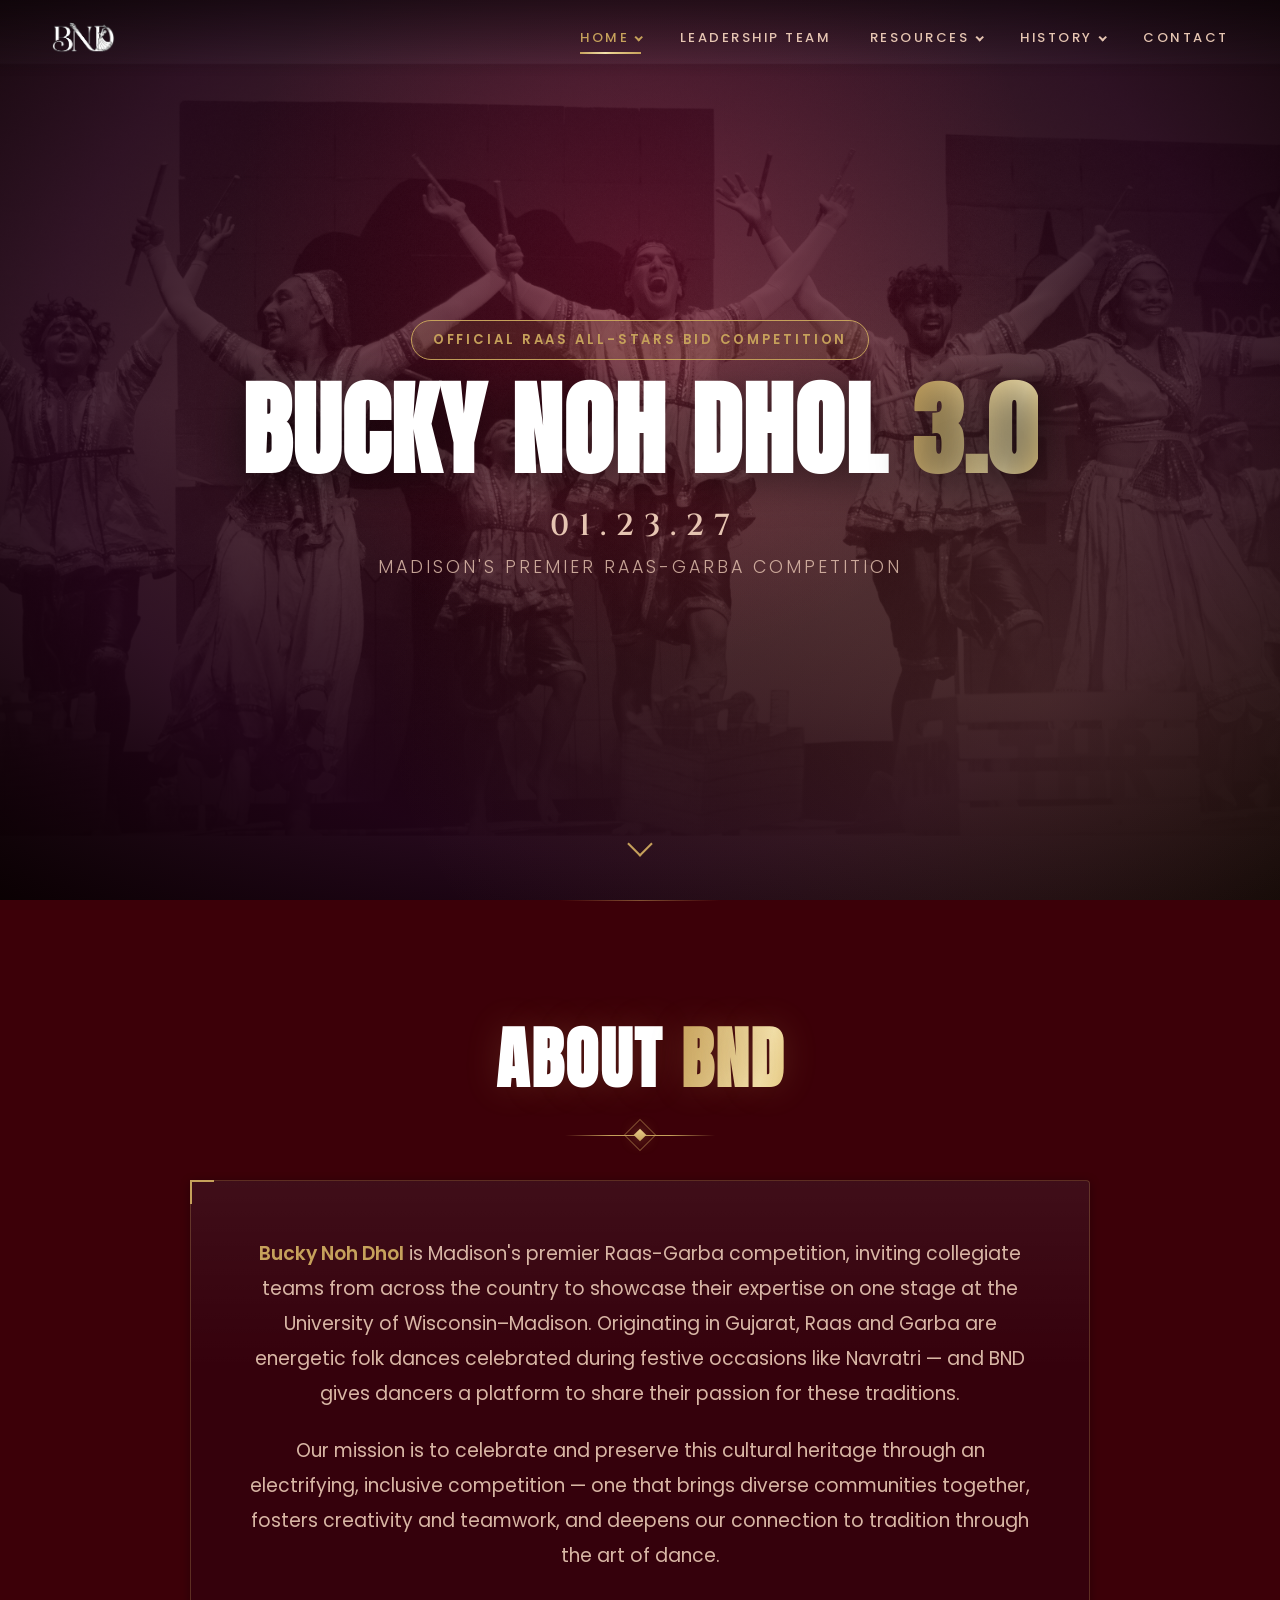
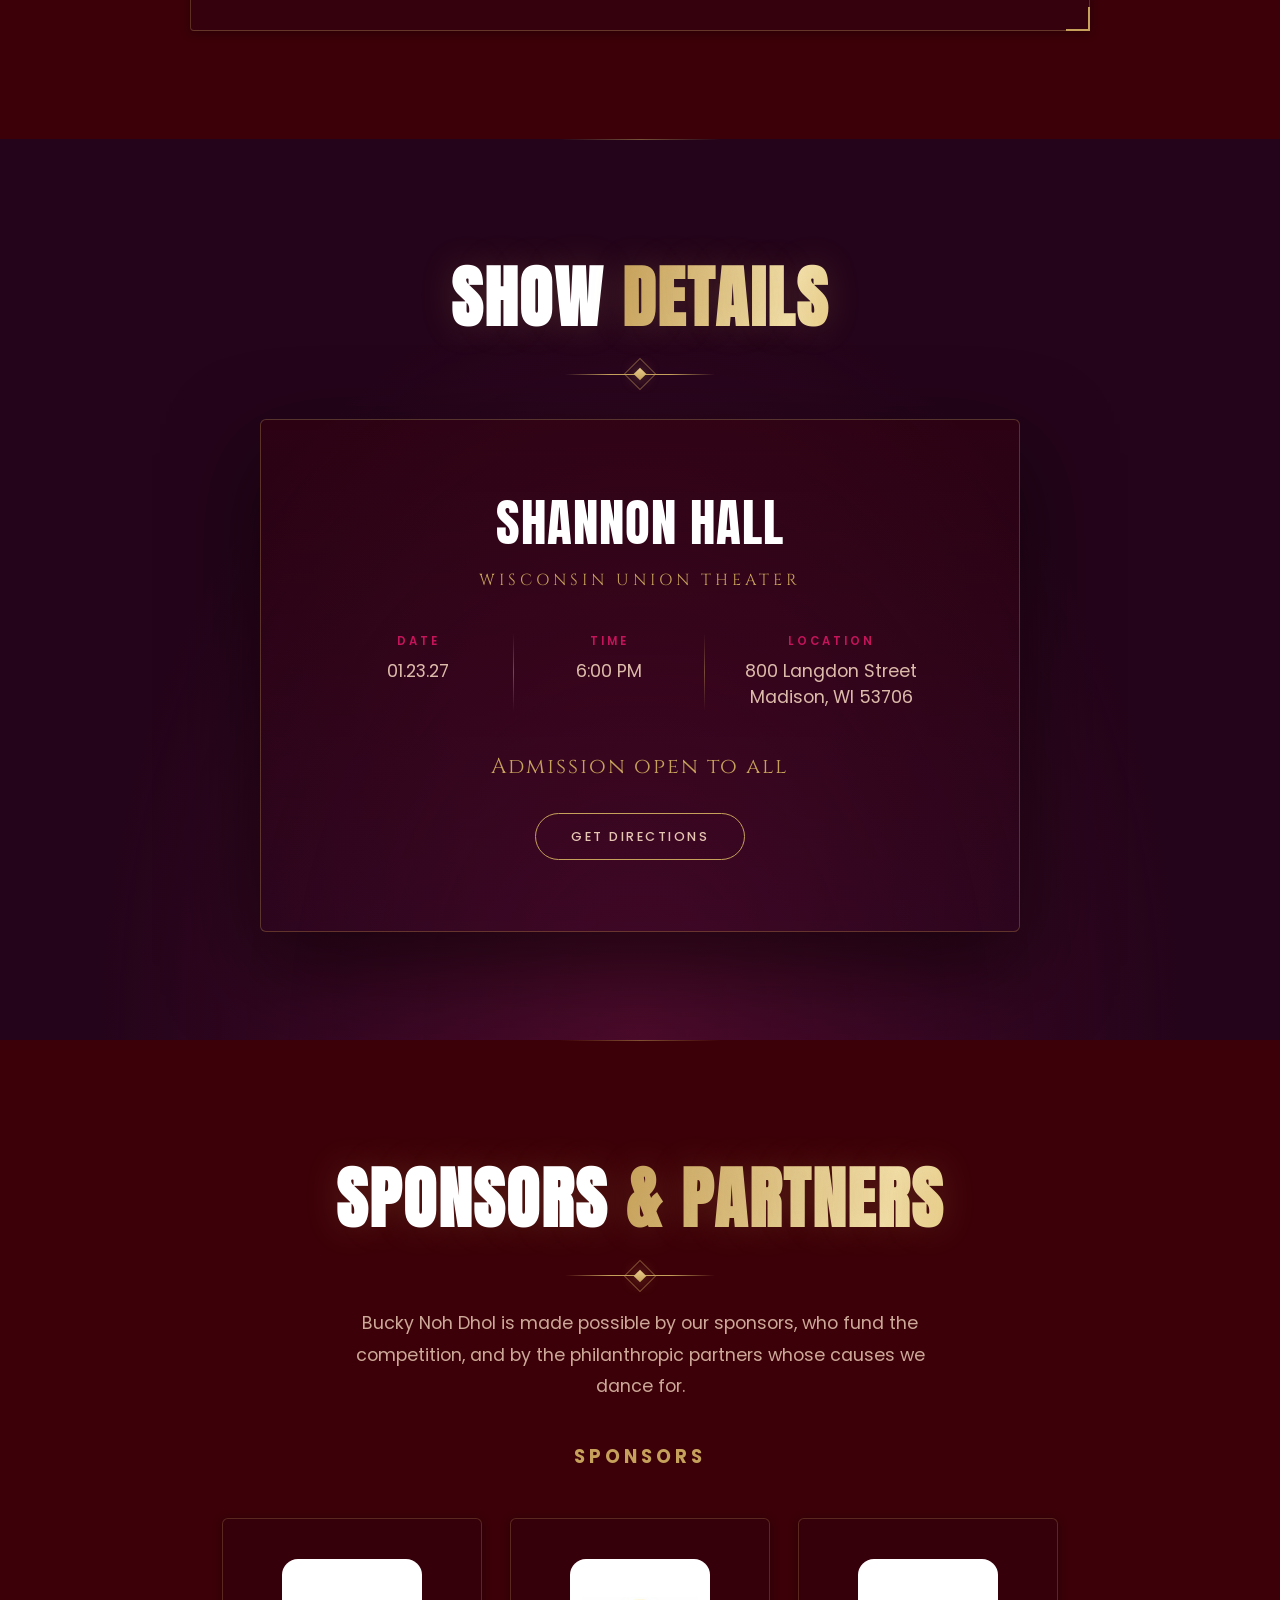
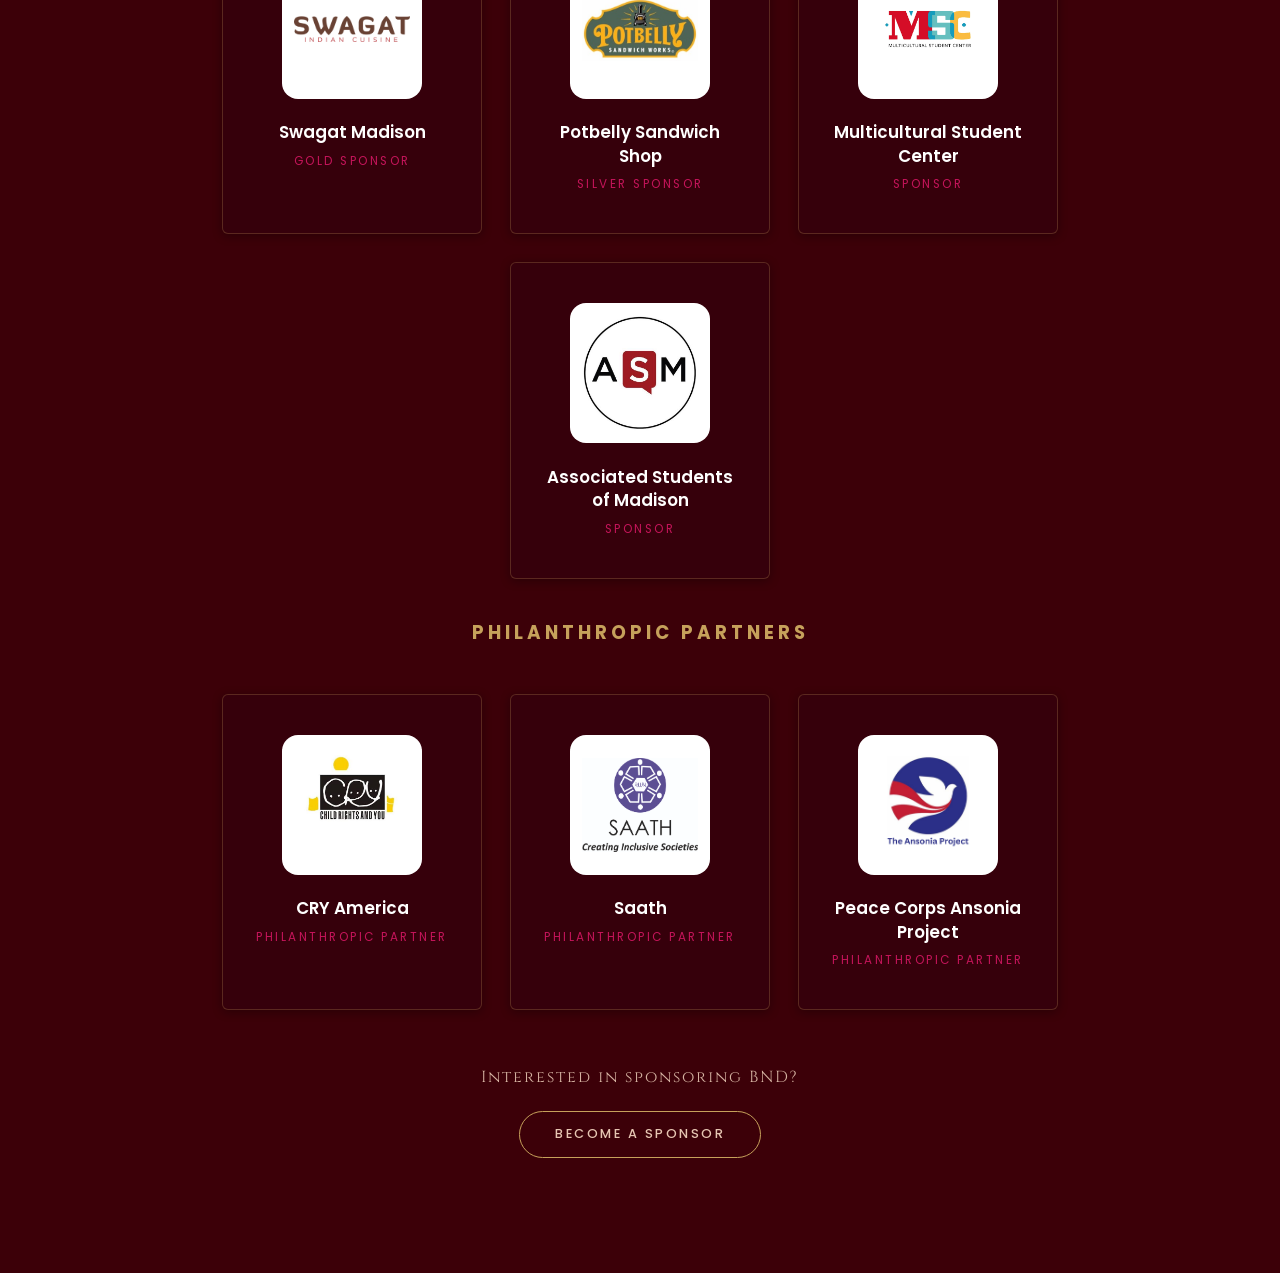
<file: index.html>
<!DOCTYPE html>
<html lang="en">
<head>
  <meta charset="UTF-8" />
  <meta name="viewport" content="width=device-width, initial-scale=1.0" />
  <title>Bucky Noh Dhol 3.0 — Madison's Premier Raas-Garba Competition</title>
  <link rel="preconnect" href="https://fonts.googleapis.com" />
  <link rel="preconnect" href="https://fonts.gstatic.com" crossorigin />
  <link href="https://fonts.googleapis.com/css2?family=Anton&family=Cinzel:wght@500;600;700&family=Poppins:wght@300;400;500;600&display=swap" rel="stylesheet" />
  <link rel="stylesheet" href="style.css" />
</head>
<body data-page="home">

  <!-- ===== NAV (injected by script.js) ===== -->
  <header class="nav" id="nav"></header>

  <!-- ===== HERO ===== -->
  <section class="hero" id="hero">
    <div class="hero__overlay"></div>
    <div class="hero__content">
      <p class="hero__badge">Official Raas All-Stars Bid Competition</p>
      <h1 class="hero__title">
        <span class="hero__title-line--light">Bucky Noh Dhol</span>
        <span class="hero__title-line--accent">3.0</span>
      </h1>
      <p class="hero__date">01.23.27</p>
      <p class="hero__tagline">Madison's Premier Raas-Garba Competition</p>
    </div>
    <a href="#about" class="hero__scroll" aria-label="Scroll down">
      <span class="hero__scroll-chevron"></span>
    </a>
  </section>

  <!-- ===== ABOUT ===== -->
  <section class="about" id="about">
    <div class="about__inner">
      <h2 class="section-title">About <span class="section-title__accent">BND</span></h2>
      <span class="section-divider"></span>
      <div class="about__panel">
        <p>
          <strong>Bucky Noh Dhol</strong> is Madison's premier Raas-Garba competition, inviting
          collegiate teams from across the country to showcase their expertise on one stage at the
          University of Wisconsin&ndash;Madison. Originating in Gujarat, Raas and Garba are
          energetic folk dances celebrated during festive occasions like Navratri &mdash; and BND
          gives dancers a platform to share their passion for these traditions.
        </p>
        <p>
          Our mission is to celebrate and preserve this cultural heritage through an electrifying,
          inclusive competition &mdash; one that brings diverse communities together, fosters
          creativity and teamwork, and deepens our connection to tradition through the art of dance.
        </p>
      </div>
    </div>
  </section>

  <!-- ===== SHOW DETAILS ===== -->
  <section class="show" id="show">
    <div class="show__inner">
      <h2 class="section-title">Show <span class="section-title__accent">Details</span></h2>
      <span class="section-divider"></span>

      <div class="show__card">
        <p class="show__venue">Shannon Hall</p>
        <p class="show__sub">Wisconsin Union Theater</p>

        <div class="show__meta">
          <div class="show__meta-item">
            <span class="show__label">Date</span>
            <span class="show__value">01.23.27</span>
          </div>
          <span class="show__meta-sep"></span>
          <div class="show__meta-item">
            <span class="show__label">Time</span>
            <span class="show__value">6:00 PM</span>
          </div>
          <span class="show__meta-sep"></span>
          <div class="show__meta-item">
            <span class="show__label">Location</span>
            <span class="show__value">800 Langdon Street<br />Madison, WI 53706</span>
          </div>
        </div>

        <p class="show__admission">Admission open to all</p>

        <a class="show__directions"
           href="https://maps.google.com/?q=Shannon+Hall+800+Langdon+Street+Madison+WI+53706"
           target="_blank" rel="noopener">Get Directions</a>
      </div>
    </div>
  </section>

  <!-- ===== SPONSORS & PARTNERS ===== -->
  <section class="sponsors" id="sponsors">
    <div class="sponsors__inner">
      <h2 class="section-title">Sponsors <span class="section-title__accent">&amp; Partners</span></h2>
      <span class="section-divider"></span>
      <p class="sponsors__intro">
        Bucky Noh Dhol is made possible by our sponsors, who fund the competition, and by the
        philanthropic partners whose causes we dance for.
      </p>

      <h3 class="sponsors__group-title">Sponsors</h3>
      <div class="sponsors__grid">
        <div class="sponsor-card">
          <img class="sponsor-card__logo sponsor-card__logo--img" src="assets/img/sponsors/swagat.png" alt="Swagat Madison logo">
          <p class="sponsor-card__name">Swagat Madison</p>
          <p class="sponsor-card__role">Gold Sponsor</p>
        </div>
        <div class="sponsor-card">
          <img class="sponsor-card__logo sponsor-card__logo--img" src="assets/img/sponsors/potbelly.jpg" alt="Potbelly Sandwich Shop logo">
          <p class="sponsor-card__name">Potbelly Sandwich Shop</p>
          <p class="sponsor-card__role">Silver Sponsor</p>
        </div>
        <div class="sponsor-card">
          <img class="sponsor-card__logo sponsor-card__logo--img" src="assets/img/sponsors/msc.png" alt="Multicultural Student Center logo">
          <p class="sponsor-card__name">Multicultural Student Center</p>
          <p class="sponsor-card__role">Sponsor</p>
        </div>
        <div class="sponsor-card">
          <img class="sponsor-card__logo sponsor-card__logo--img" src="assets/img/sponsors/asm.jpeg" alt="Associated Students of Madison logo">
          <p class="sponsor-card__name">Associated Students of Madison</p>
          <p class="sponsor-card__role">Sponsor</p>
        </div>
      </div>

      <h3 class="sponsors__group-title">Philanthropic Partners</h3>
      <div class="sponsors__grid">
        <div class="sponsor-card">
          <img class="sponsor-card__logo sponsor-card__logo--img" src="assets/img/partners/cry.jpeg" alt="CRY America logo">
          <p class="sponsor-card__name">CRY America</p>
          <p class="sponsor-card__role">Philanthropic Partner</p>
        </div>
        <div class="sponsor-card">
          <img class="sponsor-card__logo sponsor-card__logo--img" src="assets/img/partners/saath.jpg" alt="Saath logo">
          <p class="sponsor-card__name">Saath</p>
          <p class="sponsor-card__role">Philanthropic Partner</p>
        </div>
        <div class="sponsor-card">
          <img class="sponsor-card__logo sponsor-card__logo--img" src="assets/img/partners/ansonia.png" alt="Peace Corps Ansonia Project logo">
          <p class="sponsor-card__name">Peace Corps Ansonia Project</p>
          <p class="sponsor-card__role">Philanthropic Partner</p>
        </div>
      </div>

      <div class="sponsors__cta">
        <p>Interested in sponsoring BND?</p>
        <a class="btn-outline" href="assets/docs/BND-Sponsorship-Package.pdf" target="_blank" rel="noopener">Become a Sponsor</a>
      </div>
    </div>
  </section>

  <script src="script.js"></script>
</body>
</html>
</file>
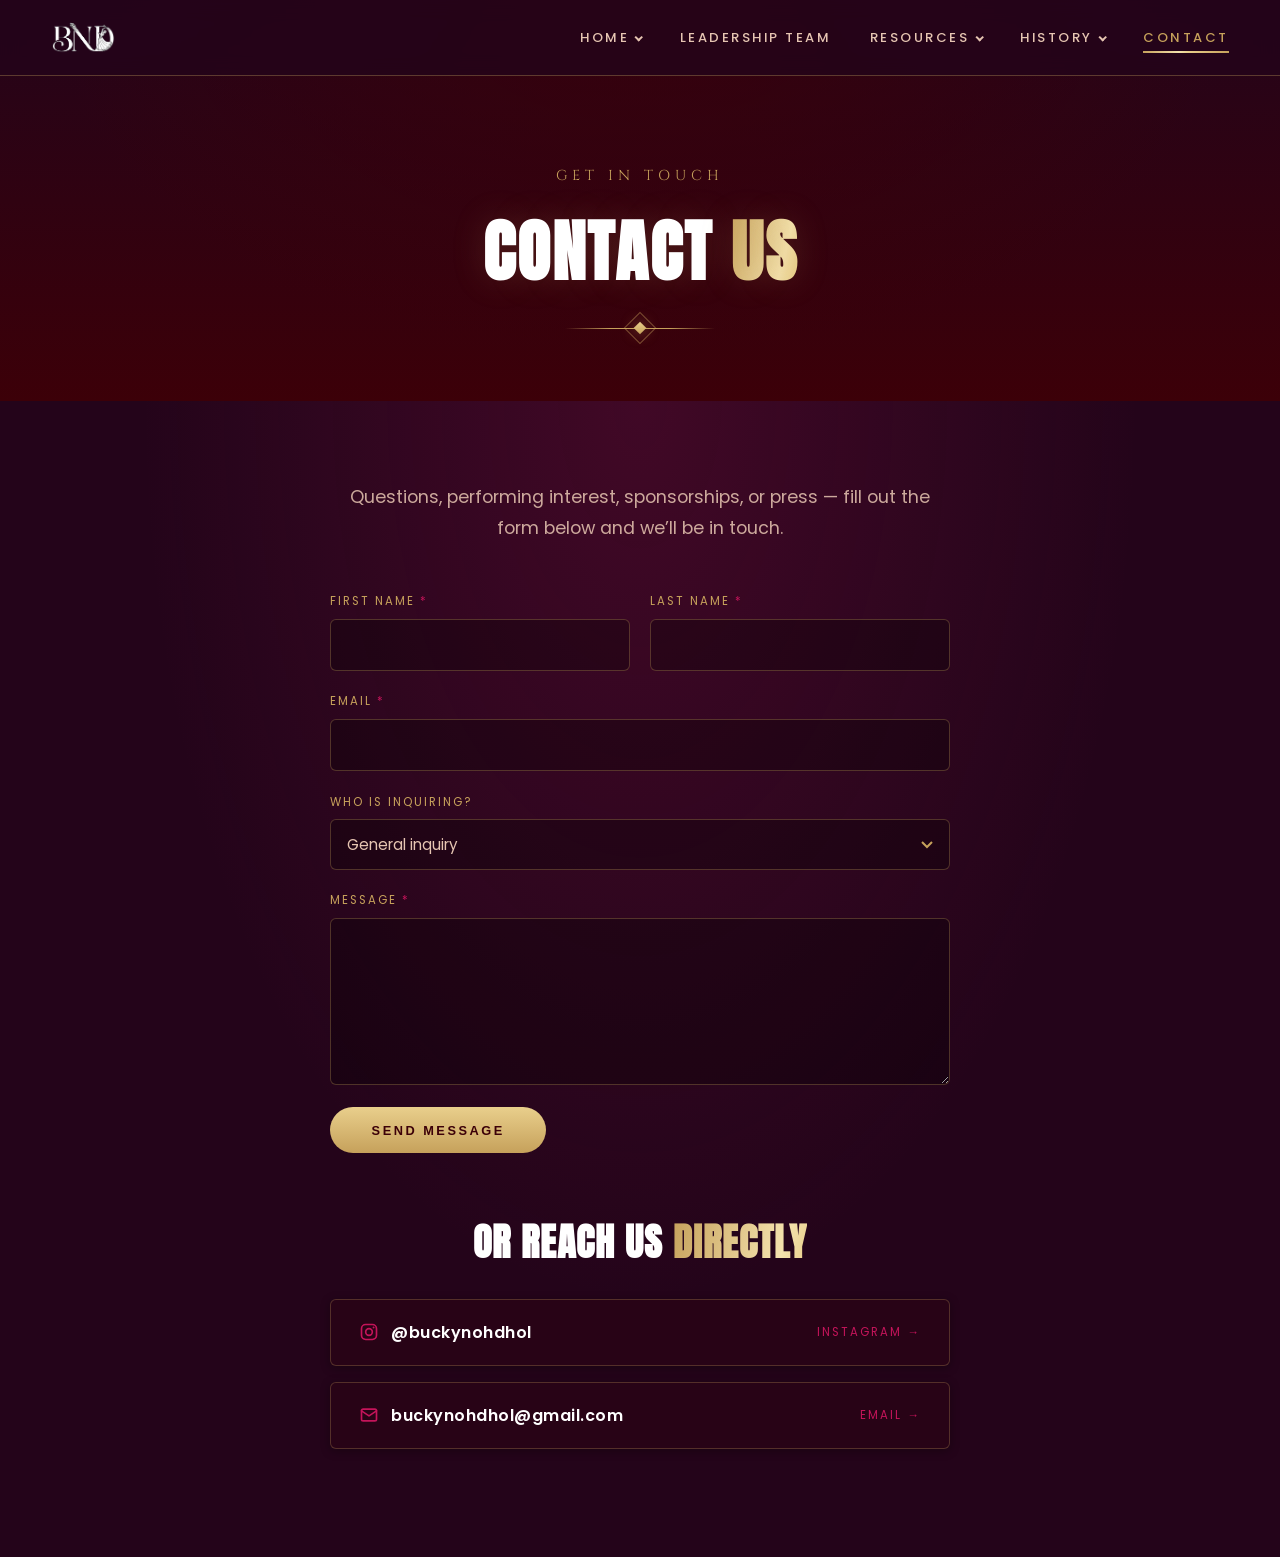
<file: contact.html>
<!DOCTYPE html>
<html lang="en">
<head>
  <meta charset="UTF-8" />
  <meta name="viewport" content="width=device-width, initial-scale=1.0" />
  <title>Contact — Bucky Noh Dhol 3.0</title>
  <link rel="preconnect" href="https://fonts.googleapis.com" />
  <link rel="preconnect" href="https://fonts.gstatic.com" crossorigin />
  <link href="https://fonts.googleapis.com/css2?family=Anton&family=Cinzel:wght@500;600;700&family=Poppins:wght@300;400;500;600&display=swap" rel="stylesheet" />
  <link rel="stylesheet" href="style.css" />
</head>
<body data-page="contact" data-nav-solid="true">

  <!-- ===== NAV (injected by script.js) ===== -->
  <header class="nav nav--solid" id="nav"></header>

  <!-- ===== PAGE HEADER ===== -->
  <header class="page-header">
    <p class="page-header__eyebrow">Get in touch</p>
    <h1 class="section-title">Contact <span class="section-title__accent">Us</span></h1>
    <span class="section-divider"></span>
  </header>

  <!-- ===== CONTENT ===== -->
  <section class="page-body">
    <div class="page-body__inner">
      <p class="page-body__intro">
        Questions, performing interest, sponsorships, or press &mdash; fill out the form below and
        we&rsquo;ll be in touch.
      </p>

      <form class="contact-form" id="contactForm" data-formsubmit method="POST">
        <!-- FormSubmit settings -->
        <input type="hidden" name="_subject" value="New BND website inquiry" />
        <input type="hidden" name="_template" value="table" />
        <input type="hidden" name="_captcha" value="false" />
        <!-- honeypot: bots fill this, humans don't -->
        <input type="text" name="_honey" tabindex="-1" autocomplete="off" style="display:none" />

        <div class="form-row">
          <div class="form-field">
            <label for="firstName">First Name <span class="req">*</span></label>
            <input type="text" id="firstName" name="firstName" required />
          </div>
          <div class="form-field">
            <label for="lastName">Last Name <span class="req">*</span></label>
            <input type="text" id="lastName" name="lastName" required />
          </div>
        </div>

        <div class="form-field">
          <label for="email">Email <span class="req">*</span></label>
          <input type="email" id="email" name="email" required />
        </div>

        <div class="form-field">
          <label for="inquiry">Who is inquiring?</label>
          <select id="inquiry" name="inquiry">
            <option>General inquiry</option>
            <option>Competing team</option>
            <option>Sponsor / partner</option>
            <option>Press / media</option>
            <option>Other</option>
          </select>
        </div>

        <div class="form-field">
          <label for="message">Message <span class="req">*</span></label>
          <textarea id="message" name="message" rows="6" required></textarea>
        </div>

        <button type="submit" class="btn-solid">Send Message</button>
      </form>

      <h2 class="subhead">Or reach us <span class="section-title__accent">directly</span></h2>
      <div class="link-list">
        <a class="link-card" href="https://www.instagram.com/buckynohdhol/" target="_blank" rel="noopener">
          <span class="link-card__label">
            <span class="link-card__img" aria-hidden="true">
              <svg viewBox="0 0 24 24" width="20" height="20" fill="none" stroke="currentColor" stroke-width="2" stroke-linecap="round" stroke-linejoin="round">
                <rect x="3" y="3" width="18" height="18" rx="5"/><circle cx="12" cy="12" r="4"/><circle cx="17.5" cy="6.5" r="1.2" fill="currentColor" stroke="none"/>
              </svg>
            </span>@buckynohdhol
          </span>
          <span class="link-card__status">Instagram &rarr;</span>
        </a>

        <a class="link-card" data-email-link href="#">
          <span class="link-card__label">
            <span class="link-card__img" aria-hidden="true">
              <svg viewBox="0 0 24 24" width="20" height="20" fill="none" stroke="currentColor" stroke-width="2" stroke-linecap="round" stroke-linejoin="round">
                <rect x="3" y="5" width="18" height="14" rx="2"/><path d="M3 7l9 6 9-6"/>
              </svg>
            </span><span data-email-text>email</span>
          </span>
          <span class="link-card__status">Email &rarr;</span>
        </a>
      </div>
    </div>
  </section>

  <script src="script.js"></script>
</body>
</html>
</file>
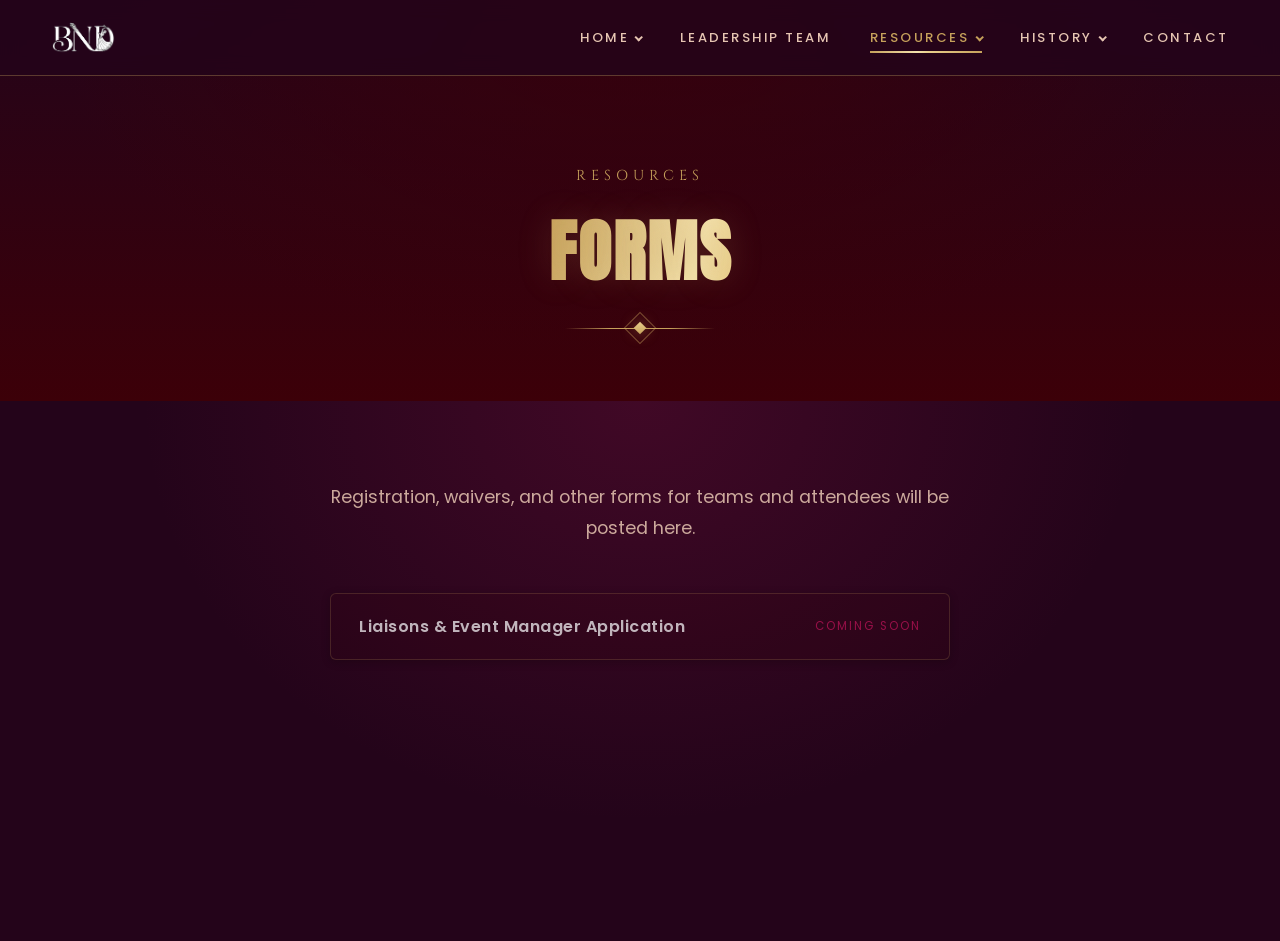
<file: forms.html>
<!DOCTYPE html>
<html lang="en">
<head>
  <meta charset="UTF-8" />
  <meta name="viewport" content="width=device-width, initial-scale=1.0" />
  <title>Forms — Bucky Noh Dhol 3.0</title>
  <link rel="preconnect" href="https://fonts.googleapis.com" />
  <link rel="preconnect" href="https://fonts.gstatic.com" crossorigin />
  <link href="https://fonts.googleapis.com/css2?family=Anton&family=Cinzel:wght@500;600;700&family=Poppins:wght@300;400;500;600&display=swap" rel="stylesheet" />
  <link rel="stylesheet" href="style.css" />
</head>
<body data-page="forms" data-nav-solid="true">

  <!-- ===== NAV (injected by script.js) ===== -->
  <header class="nav nav--solid" id="nav"></header>

  <!-- ===== PAGE HEADER ===== -->
  <header class="page-header">
    <p class="page-header__eyebrow">Resources</p>
    <h1 class="section-title"><span class="section-title__accent">Forms</span></h1>
    <span class="section-divider"></span>
  </header>

  <!-- ===== CONTENT ===== -->
  <section class="page-body">
    <div class="page-body__inner">
      <p class="page-body__intro">
        Registration, waivers, and other forms for teams and attendees will be posted here.
      </p>
      <div class="link-list">
        <a class="link-card is-disabled" href="#" aria-disabled="true">
          <span class="link-card__label">Liaisons &amp; Event Manager Application</span>
          <span class="link-card__status">Coming soon</span>
        </a>
      </div>
    </div>
  </section>

  <script src="script.js"></script>
</body>
</html>
</file>
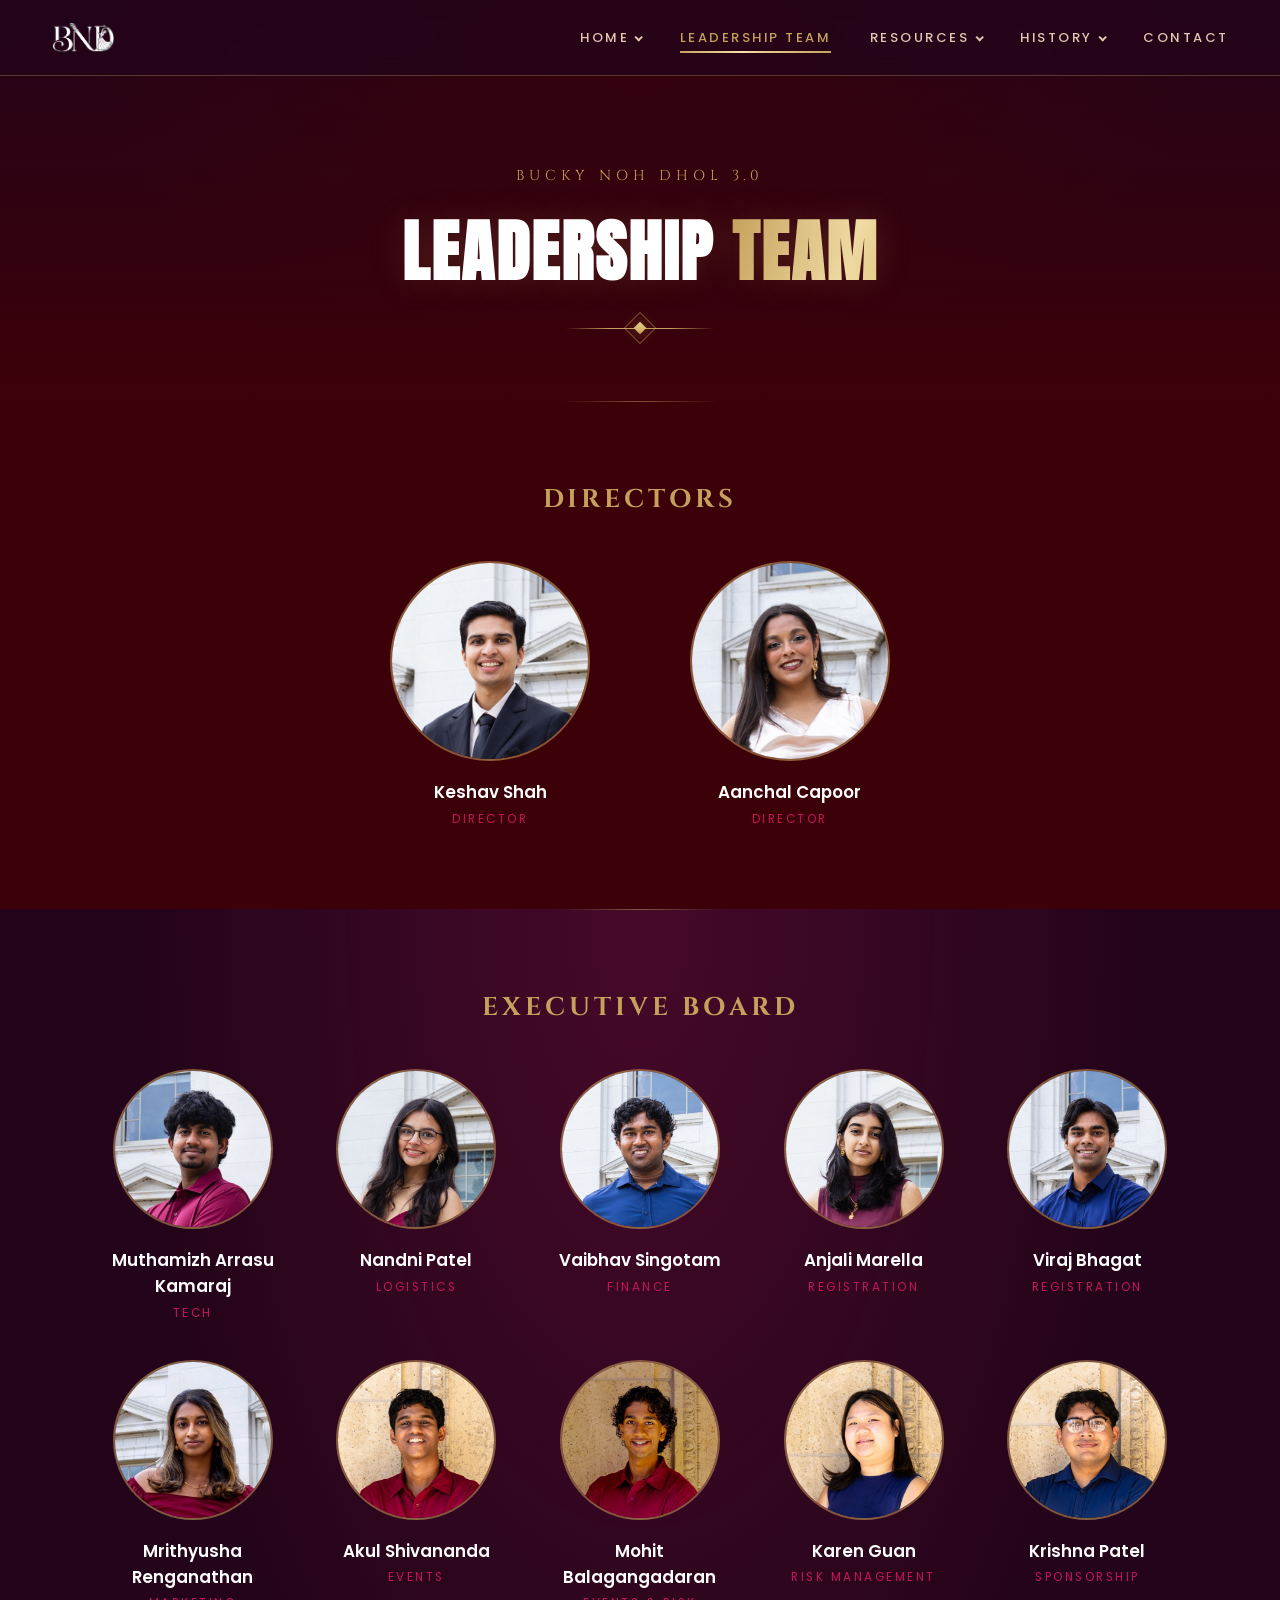
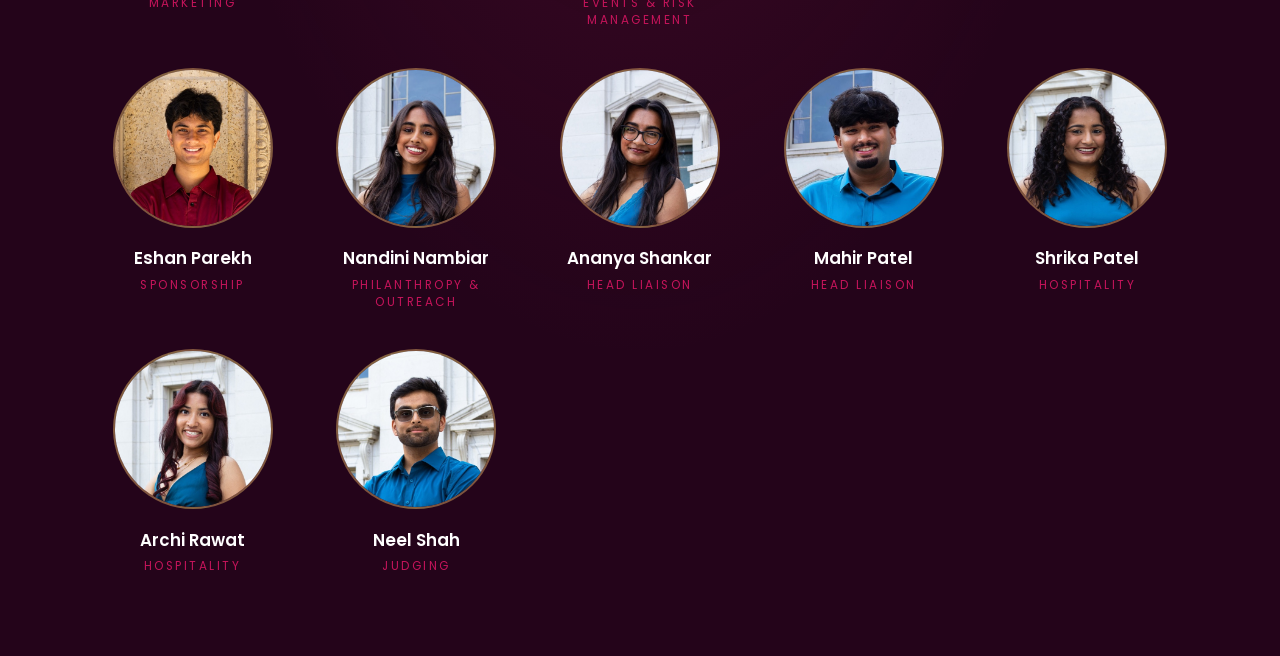
<file: leadership.html>
<!DOCTYPE html>
<html lang="en">
<head>
  <meta charset="UTF-8" />
  <meta name="viewport" content="width=device-width, initial-scale=1.0" />
  <title>Leadership Team — Bucky Noh Dhol 3.0</title>
  <link rel="preconnect" href="https://fonts.googleapis.com" />
  <link rel="preconnect" href="https://fonts.gstatic.com" crossorigin />
  <link href="https://fonts.googleapis.com/css2?family=Anton&family=Cinzel:wght@500;600;700&family=Poppins:wght@300;400;500;600&display=swap" rel="stylesheet" />
  <link rel="stylesheet" href="style.css" />
</head>
<body data-page="leadership" data-nav-solid="true">

  <!-- ===== NAV (injected by script.js) ===== -->
  <header class="nav nav--solid" id="nav"></header>

  <!-- ===== PAGE HEADER ===== -->
  <header class="page-header">
    <p class="page-header__eyebrow">Bucky Noh Dhol 3.0</p>
    <h1 class="section-title">Leadership <span class="section-title__accent">Team</span></h1>
    <span class="section-divider"></span>
  </header>

  <!-- ===== DIRECTORS ===== -->
  <section class="team team--directors">
    <div class="team__inner">
      <h2 class="team__group-title">Directors</h2>
      <div class="team__grid team__grid--featured" data-photos="assets/img/board/bnd3">
        <article class="member">
          <div class="member__photo"></div>
          <p class="member__name">Keshav Shah</p>
          <p class="member__role">Director</p>
        </article>
        <article class="member">
          <div class="member__photo"></div>
          <p class="member__name">Aanchal Capoor</p>
          <p class="member__role">Director</p>
        </article>
      </div>
    </div>
  </section>

  <!-- ===== BOARD ===== -->
  <section class="team team--board">
    <div class="team__inner">
      <h2 class="team__group-title">Executive Board</h2>
      <div class="team__grid" data-photos="assets/img/board/bnd3">
        <article class="member"><div class="member__photo"></div><p class="member__name">Muthamizh Arrasu Kamaraj</p><p class="member__role">Tech</p></article>
        <article class="member"><div class="member__photo"></div><p class="member__name">Nandni Patel</p><p class="member__role">Logistics</p></article>
        <article class="member"><div class="member__photo"></div><p class="member__name">Vaibhav Singotam</p><p class="member__role">Finance</p></article>
        <article class="member"><div class="member__photo"></div><p class="member__name">Anjali Marella</p><p class="member__role">Registration</p></article>
        <article class="member"><div class="member__photo"></div><p class="member__name">Viraj Bhagat</p><p class="member__role">Registration</p></article>
        <article class="member"><div class="member__photo"></div><p class="member__name">Mrithyusha Renganathan</p><p class="member__role">Marketing</p></article>
        <article class="member"><div class="member__photo"></div><p class="member__name">Akul Shivananda</p><p class="member__role">Events</p></article>
        <article class="member"><div class="member__photo"></div><p class="member__name">Mohit Balagangadaran</p><p class="member__role">Events &amp; Risk Management</p></article>
        <article class="member"><div class="member__photo"></div><p class="member__name">Karen Guan</p><p class="member__role">Risk Management</p></article>
        <article class="member"><div class="member__photo"></div><p class="member__name">Krishna Patel</p><p class="member__role">Sponsorship</p></article>
        <article class="member"><div class="member__photo"></div><p class="member__name">Eshan Parekh</p><p class="member__role">Sponsorship</p></article>
        <article class="member"><div class="member__photo"></div><p class="member__name">Nandini Nambiar</p><p class="member__role">Philanthropy &amp; Outreach</p></article>
        <article class="member"><div class="member__photo"></div><p class="member__name">Ananya Shankar</p><p class="member__role">Head Liaison</p></article>
        <article class="member"><div class="member__photo"></div><p class="member__name">Mahir Patel</p><p class="member__role">Head Liaison</p></article>
        <article class="member"><div class="member__photo"></div><p class="member__name">Shrika Patel</p><p class="member__role">Hospitality</p></article>
        <article class="member"><div class="member__photo"></div><p class="member__name">Archi Rawat</p><p class="member__role">Hospitality</p></article>
        <article class="member"><div class="member__photo"></div><p class="member__name">Neel Shah</p><p class="member__role">Judging</p></article>
      </div>
    </div>
  </section>

  <script src="script.js"></script>
</body>
</html>
</file>
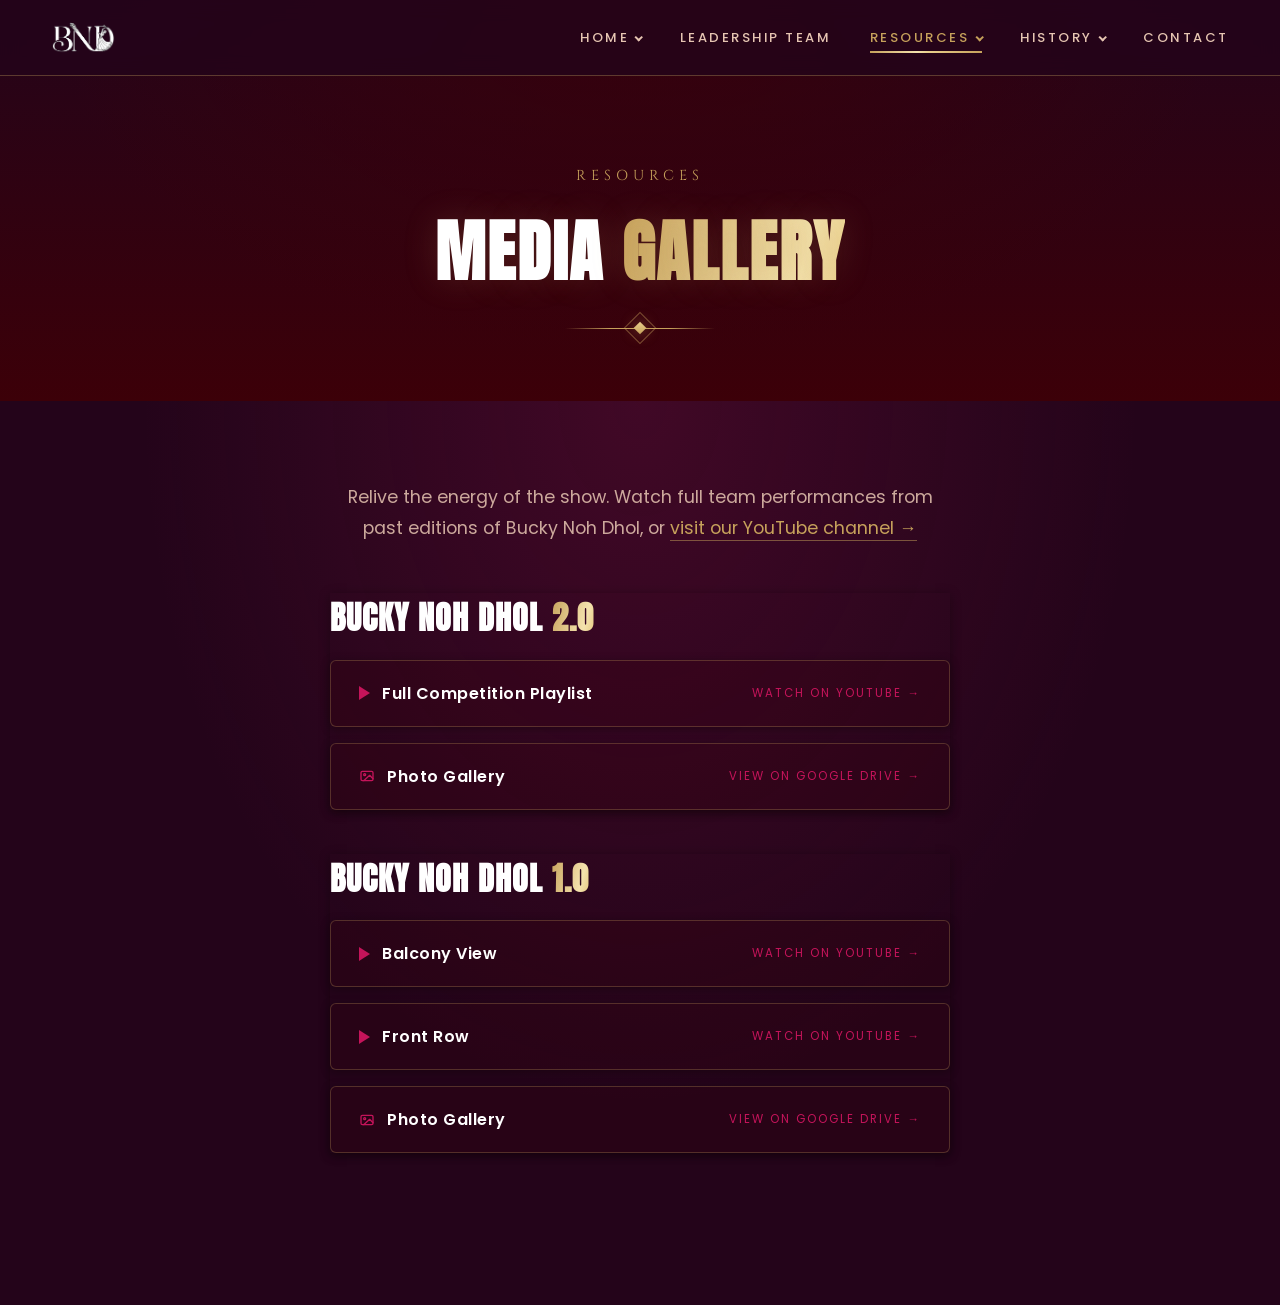
<file: media.html>
<!DOCTYPE html>
<html lang="en">
<head>
  <meta charset="UTF-8" />
  <meta name="viewport" content="width=device-width, initial-scale=1.0" />
  <title>Media — Bucky Noh Dhol 3.0</title>
  <link rel="preconnect" href="https://fonts.googleapis.com" />
  <link rel="preconnect" href="https://fonts.gstatic.com" crossorigin />
  <link href="https://fonts.googleapis.com/css2?family=Anton&family=Cinzel:wght@500;600;700&family=Poppins:wght@300;400;500;600&display=swap" rel="stylesheet" />
  <link rel="stylesheet" href="style.css" />
</head>
<body data-page="media" data-nav-solid="true">

  <!-- ===== NAV (injected by script.js) ===== -->
  <header class="nav nav--solid" id="nav"></header>

  <!-- ===== PAGE HEADER ===== -->
  <header class="page-header">
    <p class="page-header__eyebrow">Resources</p>
    <h1 class="section-title">Media <span class="section-title__accent">Gallery</span></h1>
    <span class="section-divider"></span>
  </header>

  <!-- ===== CONTENT ===== -->
  <section class="page-body">
    <div class="page-body__inner">
      <p class="page-body__intro">
        Relive the energy of the show. Watch full team performances from past editions of
        Bucky Noh Dhol, or
        <a class="inline-link" href="https://www.youtube.com/channel/UCUnD15uOIyKq6gar_QflS8g"
           target="_blank" rel="noopener">visit our YouTube channel &rarr;</a>
      </p>

      <div class="media-edition">
        <h2 class="media-edition__title">Bucky Noh Dhol <span class="section-title__accent">2.0</span></h2>
        <div class="link-list">
          <a class="link-card" href="https://youtube.com/playlist?list=PL0IbC8YscBseARxyR5XM2y_LIe77MPVrv"
             target="_blank" rel="noopener">
            <span class="link-card__label"><span class="link-card__play" aria-hidden="true"></span>Full Competition Playlist</span>
            <span class="link-card__status">Watch on YouTube &rarr;</span>
          </a>
          <a class="link-card" href="https://drive.google.com/drive/folders/1GKot1z_Y_hRlrNF0Hiy6YpaN4i_Fy92V?usp=sharing"
             target="_blank" rel="noopener">
            <span class="link-card__label"><span class="link-card__img" aria-hidden="true">
              <svg viewBox="0 0 24 24" width="16" height="16" fill="none" stroke="currentColor" stroke-width="2" stroke-linecap="round" stroke-linejoin="round">
                <rect x="3" y="5" width="18" height="14" rx="2"/><circle cx="8.5" cy="10" r="1.5"/><path d="M21 16l-5-5-9 8"/>
              </svg>
            </span>Photo Gallery</span>
            <span class="link-card__status">View on Google Drive &rarr;</span>
          </a>
        </div>
      </div>

      <div class="media-edition">
        <h2 class="media-edition__title">Bucky Noh Dhol <span class="section-title__accent">1.0</span></h2>
        <div class="link-list">
          <a class="link-card" href="https://youtube.com/playlist?list=PL9rxqdfeM-K3I3iizQIkxmmhEVjsnqvH5"
             target="_blank" rel="noopener">
            <span class="link-card__label"><span class="link-card__play" aria-hidden="true"></span>Balcony View</span>
            <span class="link-card__status">Watch on YouTube &rarr;</span>
          </a>
          <a class="link-card" href="https://youtube.com/playlist?list=PL9rxqdfeM-K25iGnjD5t7ckAl6A7Ah4iI"
             target="_blank" rel="noopener">
            <span class="link-card__label"><span class="link-card__play" aria-hidden="true"></span>Front Row</span>
            <span class="link-card__status">Watch on YouTube &rarr;</span>
          </a>
          <a class="link-card" href="https://drive.google.com/drive/folders/1s6SGaQcKyJPNbt5F5WUWiJeBnamEL3eU?usp=sharing"
             target="_blank" rel="noopener">
            <span class="link-card__label"><span class="link-card__img" aria-hidden="true">
              <svg viewBox="0 0 24 24" width="16" height="16" fill="none" stroke="currentColor" stroke-width="2" stroke-linecap="round" stroke-linejoin="round">
                <rect x="3" y="5" width="18" height="14" rx="2"/><circle cx="8.5" cy="10" r="1.5"/><path d="M21 16l-5-5-9 8"/>
              </svg>
            </span>Photo Gallery</span>
            <span class="link-card__status">View on Google Drive &rarr;</span>
          </a>
        </div>
      </div>
    </div>
  </section>

  <script src="script.js"></script>
</body>
</html>
</file>
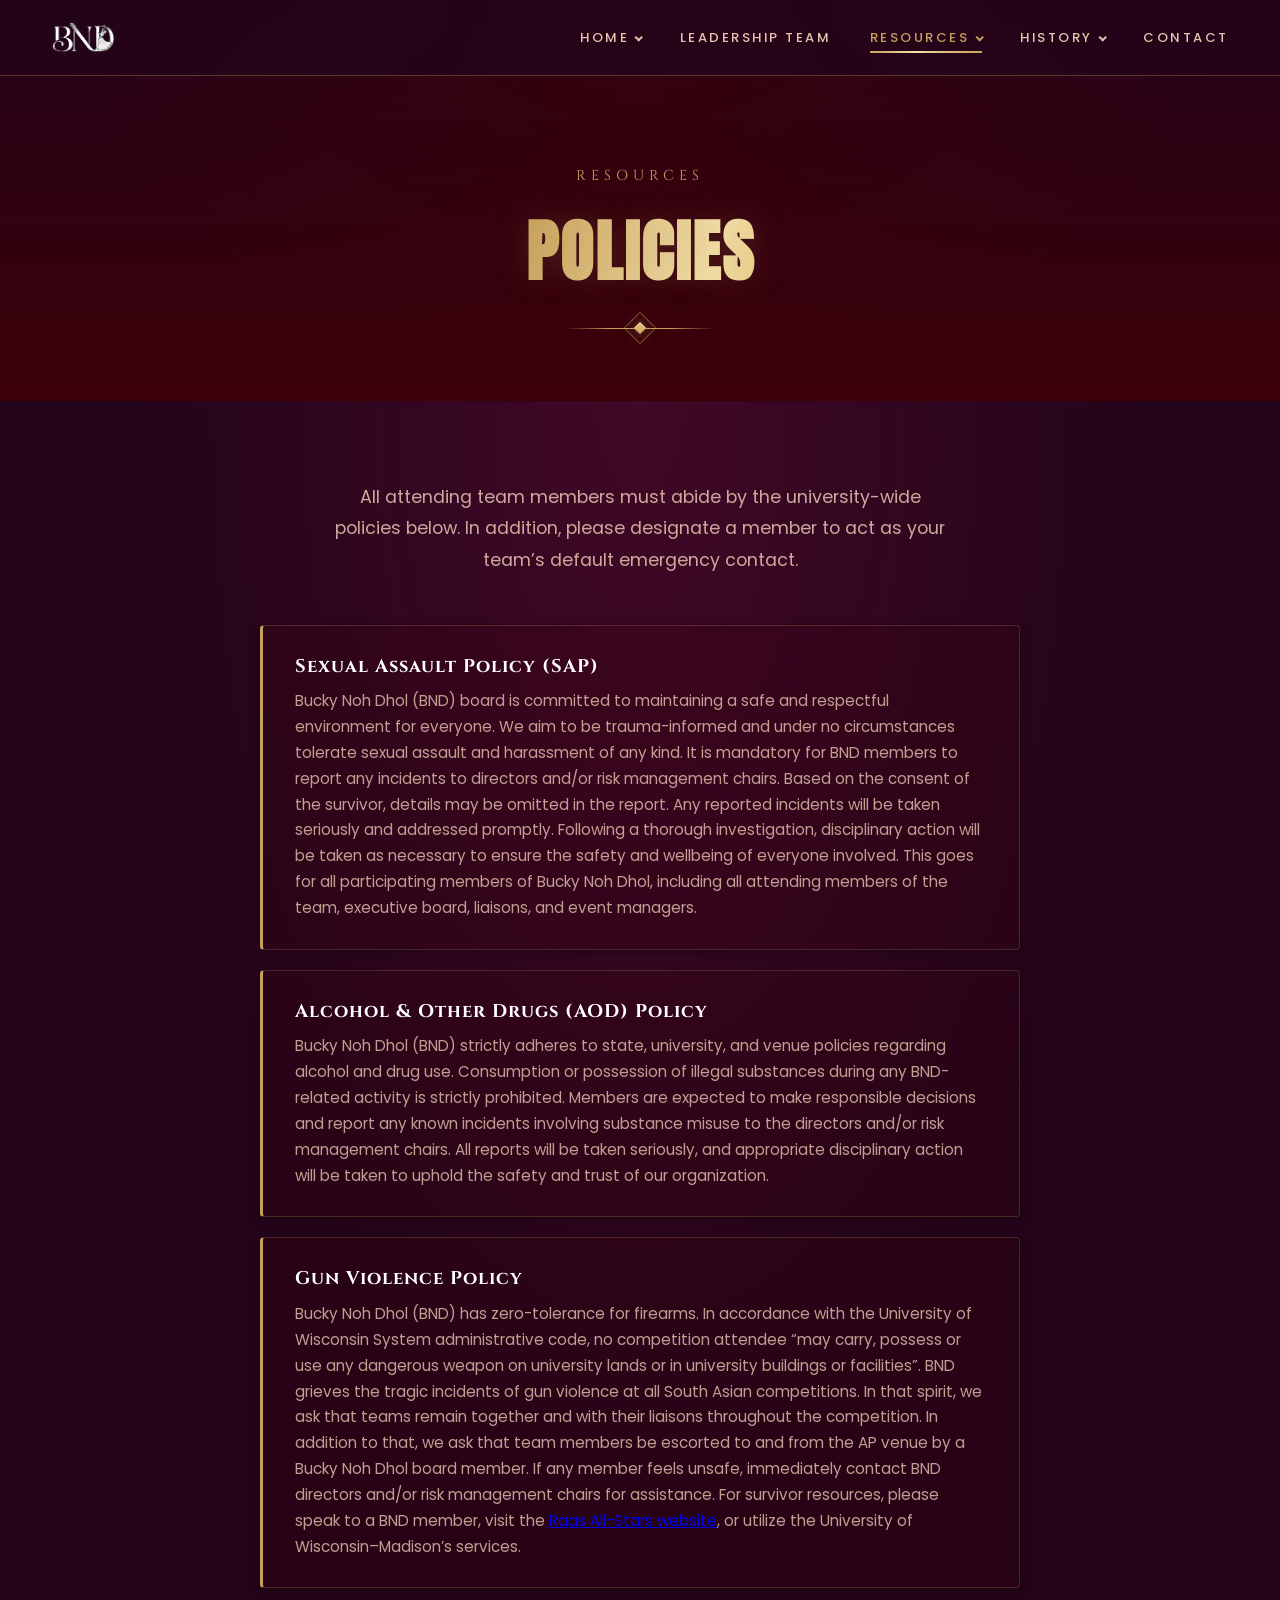
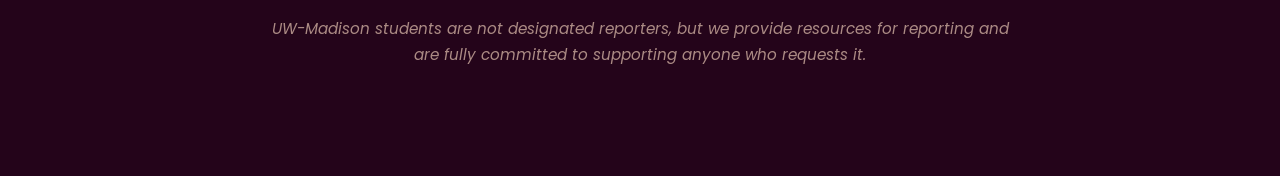
<file: policies.html>
<!DOCTYPE html>
<html lang="en">
<head>
  <meta charset="UTF-8" />
  <meta name="viewport" content="width=device-width, initial-scale=1.0" />
  <title>Policies — Bucky Noh Dhol 3.0</title>
  <link rel="preconnect" href="https://fonts.googleapis.com" />
  <link rel="preconnect" href="https://fonts.gstatic.com" crossorigin />
  <link href="https://fonts.googleapis.com/css2?family=Anton&family=Cinzel:wght@500;600;700&family=Poppins:wght@300;400;500;600&display=swap" rel="stylesheet" />
  <link rel="stylesheet" href="style.css" />
</head>
<body data-page="policies" data-nav-solid="true">

  <!-- ===== NAV (injected by script.js) ===== -->
  <header class="nav nav--solid" id="nav"></header>

  <!-- ===== PAGE HEADER ===== -->
  <header class="page-header">
    <p class="page-header__eyebrow">Resources</p>
    <h1 class="section-title"><span class="section-title__accent">Policies</span></h1>
    <span class="section-divider"></span>
  </header>

  <!-- ===== CONTENT ===== -->
  <section class="page-body">
    <div class="page-body__inner page-body__inner--narrow">
      <p class="page-body__intro">
        All attending team members must abide by the university-wide policies below. In addition,
        please designate a member to act as your team&rsquo;s default emergency contact.
      </p>
      <div class="policy-list">
        <article class="policy-item">
          <h2 class="policy-item__title">Sexual Assault Policy (SAP)</h2>
          <p class="policy-item__body">
            Bucky Noh Dhol (BND) board is committed to maintaining a safe and respectful environment
            for everyone. We aim to be trauma-informed and under no circumstances tolerate sexual
            assault and harassment of any kind. It is mandatory for BND members to report any
            incidents to directors and/or risk management chairs. Based on the consent of the
            survivor, details may be omitted in the report. Any reported incidents will be taken
            seriously and addressed promptly. Following a thorough investigation, disciplinary action
            will be taken as necessary to ensure the safety and wellbeing of everyone involved. This
            goes for all participating members of Bucky Noh Dhol, including all attending members of
            the team, executive board, liaisons, and event managers.
          </p>
        </article>
        <article class="policy-item">
          <h2 class="policy-item__title">Alcohol &amp; Other Drugs (AOD) Policy</h2>
          <p class="policy-item__body">
            Bucky Noh Dhol (BND) strictly adheres to state, university, and venue policies regarding
            alcohol and drug use. Consumption or possession of illegal substances during any
            BND-related activity is strictly prohibited. Members are expected to make responsible
            decisions and report any known incidents involving substance misuse to the directors
            and/or risk management chairs. All reports will be taken seriously, and appropriate
            disciplinary action will be taken to uphold the safety and trust of our organization.
          </p>
        </article>
        <article class="policy-item">
          <h2 class="policy-item__title">Gun Violence Policy</h2>
          <p class="policy-item__body">
            Bucky Noh Dhol (BND) has zero-tolerance for firearms. In accordance with the University
            of Wisconsin System administrative code, no competition attendee &ldquo;may carry, possess
            or use any dangerous weapon on university lands or in university buildings or
            facilities&rdquo;. BND grieves the tragic incidents of gun violence at all South Asian
            competitions. In that spirit, we ask that teams remain together and with their liaisons
            throughout the competition. In addition to that, we ask that team members be escorted to
            and from the AP venue by a Bucky Noh Dhol board member. If any member feels unsafe,
            immediately contact BND directors and/or risk management chairs for assistance. For
            survivor resources, please speak to a BND member, visit the <a href="https://raasallstars.com/" target="_blank" rel="noopener">Raas All-Stars website</a>, or
            utilize the University of Wisconsin&ndash;Madison&rsquo;s services.
          </p>
        </article>
      </div>
      <p class="policy-note"><em>
        UW-Madison students are not designated reporters, but we provide resources for reporting and
        are fully committed to supporting anyone who requests it.
      </em></p>
    </div>
  </section>

  <script src="script.js"></script>
</body>
</html>
</file>
<file: style.css>
/* ===================================================================
   Bucky Noh Dhol 3.0 — Website
   Theme: "Iconic Bollywood" · Brand palette (see Website Workbook PDF)
   =================================================================== */

:root {
  /* Core / darks — jewel tones (no blue; reads Bollywood, not patriotic) */
  --maroon:  #3C0008;   /* deep red base */
  --maroon-2:#5E0A1E;   /* warmer mid maroon for gradients */
  --plum:    #24041A;   /* deep magenta-plum — replaces the old navy */
  --teal:    #043A44;   /* peacock jewel accent tone */
  --forest:  #123028;   /* deep emerald */
  --beige:   #E6C5B2;
  --ink:     #14020A;   /* warm near-black */

  /* Accents */
  --magenta: #C4145A;   /* sampled — adjust once exact hex known */
  --orange:  #D4611E;   /* sampled */
  --gold:    #C6A15B;   /* sampled */
  --gold-lt: #E9CF8C;   /* highlight gold */
  --rose:    #9B666F;

  /* Roles */
  --bg:        var(--maroon);
  --text:      var(--beige);
  --accent:    var(--gold);
  --accent-2:  var(--magenta);

  --font-display: 'Anton', sans-serif;
  --font-serif:   'Cinzel', serif;
  --font-body:    'Poppins', sans-serif;

  --nav-h: 76px;
}

* { margin: 0; padding: 0; box-sizing: border-box; }

html { scroll-behavior: smooth; }

body {
  background: var(--bg);
  color: var(--text);
  font-family: var(--font-body);
  -webkit-font-smoothing: antialiased;
  overflow-x: hidden;
}

/* ===== NAV ===== */
.nav {
  position: fixed;
  top: 0; left: 0; right: 0;
  height: var(--nav-h);
  display: flex;
  align-items: center;
  justify-content: space-between;
  padding: 0 clamp(1.25rem, 4vw, 3.5rem);
  z-index: 100;
  transition: background .35s ease, backdrop-filter .35s ease;
}
.nav--scrolled,
.nav--solid {
  background: rgba(36, 4, 26, .82);
  backdrop-filter: blur(10px);
  border-bottom: 1px solid rgba(198, 161, 91, .35);
}
.nav__brand {
  font-family: var(--font-display);
  font-size: 1.6rem;
  letter-spacing: 2px;
  color: var(--beige);
  text-decoration: none;
}
.nav__brand:hover { color: var(--gold); }
/* Nav logo. History pages override background-image with their year's logo. */
.nav__brand--placeholder {
  display: inline-flex;
  width: 118px; height: 64px;
  background-image: url('assets/img/logos/bnd3.png');
  background-size: contain;
  background-repeat: no-repeat;
  background-position: left center;
  color: transparent;
  font-size: 0;
}
.nav__links {
  display: flex;
  gap: clamp(1.25rem, 3vw, 2.75rem);
}
.nav__links a {
  font-size: .82rem;
  letter-spacing: 2.5px;
  text-transform: uppercase;
  font-weight: 500;
  color: var(--beige);
  text-decoration: none;
  position: relative;
  padding: .35rem 0;
}
.nav__links a::after {
  content: '';
  position: absolute;
  left: 0; bottom: 0;
  width: 0; height: 2px;
  background: var(--gold);
  transition: width .3s ease;
}
.nav__links a:hover { color: var(--gold); }
.nav__links a:hover::after { width: 100%; }
.nav__links a.is-active { color: var(--gold); }
.nav__links a.is-active::after { width: 100%; }

/* Dropdown */
.nav__item--has-dropdown { position: relative; }
.nav__toplink { display: inline-flex; align-items: center; gap: .4rem; }
.nav__caret {
  width: 6px; height: 6px;
  border-right: 2px solid currentColor;
  border-bottom: 2px solid currentColor;
  transform: rotate(45deg) translateY(-1px);
  transition: transform .3s ease;
}
.nav__item--has-dropdown:hover .nav__caret { transform: rotate(-135deg) translateY(-1px); }
.nav__dropdown {
  position: absolute;
  top: 100%;
  left: 50%;
  transform: translateX(-50%) translateY(8px);
  min-width: 170px;
  display: flex;
  flex-direction: column;
  padding: .5rem 0;
  background: rgba(36, 4, 26, .96);
  backdrop-filter: blur(10px);
  border: 1px solid rgba(198, 161, 91, .25);
  border-radius: 6px;
  box-shadow: 0 20px 50px rgba(0, 0, 0, .5);
  opacity: 0;
  visibility: hidden;
  transition: opacity .25s ease, transform .25s ease, visibility .25s;
}
.nav__item--has-dropdown:hover .nav__dropdown {
  opacity: 1;
  visibility: visible;
  transform: translateX(-50%) translateY(4px);
}
.nav__dropdown a {
  padding: .6rem 1.4rem;
  letter-spacing: 2px;
  white-space: nowrap;
}
.nav__dropdown a::after { display: none; }

/* Phone menu: hamburger + stacked panel; dropdowns render inline (no hover on touch) */
.nav__toggle { display: none; }
@media (max-width: 900px) {
  .nav__toggle {
    display: flex;
    flex-direction: column;
    justify-content: center;
    gap: 5px;
    width: 44px; height: 44px;
    padding: 10px;
    background: none;
    border: 0;
    cursor: pointer;
  }
  .nav__toggle span {
    display: block;
    height: 2px;
    background: var(--beige);
    transition: transform .3s ease, opacity .3s ease;
  }
  .nav--open .nav__toggle span:nth-child(1) { transform: translateY(7px) rotate(45deg); }
  .nav--open .nav__toggle span:nth-child(2) { opacity: 0; }
  .nav--open .nav__toggle span:nth-child(3) { transform: translateY(-7px) rotate(-45deg); }
  .nav--open { background: rgba(36, 4, 26, .97); }

  .nav__links {
    display: none;
    position: absolute;
    top: var(--nav-h); left: 0; right: 0;
    flex-direction: column;
    gap: 0;
    max-height: calc(100vh - var(--nav-h));
    overflow-y: auto;
    padding: .5rem 1.5rem 1.5rem;
    background: rgba(36, 4, 26, .97);
    border-bottom: 1px solid rgba(198, 161, 91, .35);
  }
  .nav--open .nav__links { display: flex; }
  .nav__links > a, .nav__toplink { padding: .9rem 0; }
  .nav__links a::after { display: none; }
  .nav__caret { display: none; }
  .nav .nav__dropdown {
    position: static;
    transform: none;
    opacity: 1;
    visibility: visible;
    min-width: 0;
    padding: 0 0 .5rem 1rem;
    background: none;
    border: 0;
    box-shadow: none;
    backdrop-filter: none;
  }
  .nav__item--has-dropdown:hover .nav__dropdown { transform: none; }
  .nav__dropdown a { padding: .5rem 0; font-size: .75rem; color: rgba(245, 230, 211, .7); }
}

/* ===== Subpage header (pages without a full hero) ===== */
.page-header {
  position: relative;
  padding: calc(var(--nav-h) + clamp(3rem, 10vh, 6rem)) 1.5rem clamp(3rem, 8vh, 5rem);
  text-align: center;
  background:
    radial-gradient(ellipse at 50% 0%, rgba(60, 0, 8, .75) 0%, transparent 65%),
    linear-gradient(180deg, var(--plum) 0%, var(--maroon) 100%);
}
.page-header__eyebrow {
  font-family: var(--font-serif);
  font-size: clamp(.7rem, 1.6vw, .9rem);
  letter-spacing: 5px;
  text-transform: uppercase;
  color: var(--gold);
  margin-bottom: 1rem;
}

/* ===== HERO ===== */
.hero {
  position: relative;
  min-height: 100vh;
  display: flex;
  align-items: center;
  justify-content: center;
  text-align: center;
  background:
    url('assets/img/hero-performance.png') center 30% / cover no-repeat;
  isolation: isolate;
}
.hero__overlay {
  position: absolute;
  inset: 0;
  z-index: -1;
  background:
    radial-gradient(ellipse at 50% 28%, rgba(196, 20, 90, .22) 0%, transparent 45%),
    radial-gradient(ellipse at 82% 78%, rgba(198, 161, 91, .16) 0%, transparent 45%),
    radial-gradient(ellipse at 50% 42%, rgba(60, 0, 8, .42) 0%, rgba(36, 4, 26, .82) 65%, rgba(10, 0, 2, .95) 100%),
    linear-gradient(180deg, rgba(10, 0, 2, .55) 0%, rgba(60, 0, 8, .30) 45%, rgba(6, 0, 1, .95) 100%);
}
.hero__content {
  padding: 0 1.5rem;
  animation: hero-rise 1.1s cubic-bezier(.2, .7, .2, 1) both;
}
.hero__eyebrow {
  font-family: var(--font-serif);
  font-size: clamp(.7rem, 1.6vw, .95rem);
  letter-spacing: 6px;
  text-transform: uppercase;
  color: var(--gold);
  margin-bottom: 1.4rem;
  opacity: .9;
}
.hero__title {
  font-family: var(--font-display);
  line-height: .95;
  letter-spacing: 1px;
  text-transform: uppercase;
  text-shadow: 0 8px 40px rgba(0, 0, 0, .55);
  font-size: clamp(2.4rem, 8vw, 6.5rem);
}
.hero__title-line--light {
  color: #fff;
}
.hero__title-line--accent {
  background: linear-gradient(180deg, var(--gold) 0%, #e9cf8c 45%, var(--orange) 100%);
  -webkit-background-clip: text;
  background-clip: text;
  -webkit-text-fill-color: transparent;
}
.hero__date {
  font-family: var(--font-serif);
  font-size: clamp(1.1rem, 3vw, 1.9rem);
  letter-spacing: 10px;
  font-weight: 600;
  color: var(--beige);
  margin: 1.6rem 0 .5rem;
  padding-left: 10px; /* optical centering for letter-spacing */
}
.hero__badge {
  display: inline-block;
  margin-bottom: 1.4rem;
  padding: .55rem 1.3rem;
  border: 1px solid var(--gold);
  border-radius: 999px;
  background: rgba(198, 161, 91, .12);
  color: var(--gold);
  font-size: clamp(.68rem, 1.6vw, .82rem);
  font-weight: 600;
  letter-spacing: .22em;
  text-transform: uppercase;
}
@media (max-width: 480px) {
  .hero__badge { letter-spacing: .1em; padding: .5rem .9rem; font-size: .62rem; }
}
.hero__tagline {
  font-size: clamp(.85rem, 2vw, 1.1rem);
  letter-spacing: 3px;
  font-weight: 300;
  text-transform: uppercase;
  color: rgba(230, 197, 178, .82);
}

/* Scroll cue */
.hero__scroll {
  position: absolute;
  bottom: 2.2rem;
  left: 50%;
  transform: translateX(-50%);
  width: 30px; height: 30px;
  display: block;
}
.hero__scroll-chevron {
  display: block;
  width: 18px; height: 18px;
  margin: 0 auto;
  border-right: 2px solid var(--gold);
  border-bottom: 2px solid var(--gold);
  transform: rotate(45deg);
  animation: bounce 1.8s infinite;
}

@keyframes hero-rise {
  from { opacity: 0; transform: translateY(28px); }
  to   { opacity: 1; transform: translateY(0); }
}
@keyframes bounce {
  0%, 100% { transform: rotate(45deg) translate(0, 0); opacity: .5; }
  50%      { transform: rotate(45deg) translate(5px, 5px); opacity: 1; }
}

/* ===== Shared section bits ===== */
.section-title {
  font-family: var(--font-display);
  font-size: clamp(2.2rem, 6vw, 4.2rem);
  text-transform: uppercase;
  letter-spacing: 2px;
  color: #fff;
  text-align: center;
  text-shadow: 0 0 34px rgba(198, 161, 91, .18);
}
.section-title__accent {
  background: linear-gradient(180deg, var(--gold) 0%, #e9cf8c 50%, var(--orange) 100%);
  -webkit-background-clip: text;
  background-clip: text;
  -webkit-text-fill-color: transparent;
}
/* Ornamental divider: fading gold line with a centered gold diamond */
.section-divider {
  position: relative;
  display: block;
  width: 150px; height: 1px;
  margin: 1.6rem auto 0;
  background: linear-gradient(90deg, transparent, var(--gold) 30%, var(--gold) 70%, transparent);
}
.section-divider::before {
  content: '';
  position: absolute;
  left: 50%; top: 50%;
  width: 9px; height: 9px;
  background: linear-gradient(135deg, var(--gold-lt), var(--gold));
  transform: translate(-50%, -50%) rotate(45deg);
  box-shadow: 0 0 14px rgba(198, 161, 91, .6);
}
.section-divider::after {
  content: '';
  position: absolute;
  left: 50%; top: 50%;
  width: 21px; height: 21px;
  border: 1px solid rgba(198, 161, 91, .45);
  transform: translate(-50%, -50%) rotate(45deg);
}

/* ===== ABOUT ===== */
.about {
  background:
    radial-gradient(ellipse at 50% 0%, rgba(60, 0, 8, .6) 0%, transparent 60%),
    var(--maroon);
  padding: clamp(4.5rem, 12vh, 8rem) clamp(1.25rem, 5vw, 3rem);
}
.about__inner {
  max-width: 900px;
  margin: 0 auto;
}
.about__panel {
  margin-top: 2.8rem;
  padding: clamp(2rem, 5vw, 3.5rem);
  border: 1px solid rgba(198, 161, 91, .28);
  border-radius: 4px;
  background: rgba(36, 4, 26, .18);
  position: relative;
}
/* gold corner accents */
.about__panel::before,
.about__panel::after {
  content: '';
  position: absolute;
  width: 22px; height: 22px;
  border: 2px solid var(--gold);
}
.about__panel::before { top: -1px; left: -1px; border-right: none; border-bottom: none; }
.about__panel::after  { bottom: -1px; right: -1px; border-left: none; border-top: none; }
.about__panel p {
  font-size: clamp(1rem, 1.6vw, 1.18rem);
  line-height: 1.85;
  color: rgba(230, 197, 178, .92);
  text-align: center;
}
.about__panel p + p { margin-top: 1.4rem; }
.about__panel strong { color: var(--gold); font-weight: 600; }

/* ===== SHOW DETAILS ===== */
.show {
  background:
    radial-gradient(ellipse at 50% 100%, rgba(150, 22, 74, .35) 0%, transparent 60%),
    var(--plum);
  padding: clamp(4.5rem, 12vh, 8rem) clamp(1.25rem, 5vw, 3rem);
}
.show__inner { max-width: 760px; margin: 0 auto; text-align: center; }

.show__card {
  margin-top: 2.8rem;
  padding: clamp(2.5rem, 6vw, 4rem) clamp(1.5rem, 5vw, 3.5rem);
  border: 1px solid rgba(198, 161, 91, .3);
  border-radius: 6px;
  background: linear-gradient(180deg, rgba(60, 0, 8, .35), rgba(36, 4, 26, .25));
  box-shadow: 0 30px 80px rgba(0, 0, 0, .45);
}
.show__venue {
  font-family: var(--font-display);
  font-size: clamp(2rem, 5vw, 3.2rem);
  text-transform: uppercase;
  letter-spacing: 1px;
  color: #fff;
}
.show__sub {
  font-family: var(--font-serif);
  font-size: clamp(.8rem, 1.8vw, 1rem);
  letter-spacing: 4px;
  text-transform: uppercase;
  color: var(--gold);
  margin-top: .5rem;
}

.show__meta {
  display: flex;
  align-items: stretch;
  justify-content: center;
  flex-wrap: wrap;
  gap: clamp(1rem, 4vw, 2.5rem);
  margin: 2.6rem 0;
}
.show__meta-item {
  display: flex;
  flex-direction: column;
  gap: .5rem;
  min-width: 110px;
}
.show__label {
  font-size: .72rem;
  letter-spacing: 3px;
  text-transform: uppercase;
  color: var(--magenta);
  font-weight: 600;
}
.show__value {
  font-size: clamp(.95rem, 1.6vw, 1.1rem);
  line-height: 1.5;
  color: rgba(230, 197, 178, .95);
}
.show__meta-sep {
  width: 1px;
  background: linear-gradient(180deg, transparent, rgba(198, 161, 91, .45), transparent);
}
@media (max-width: 620px) {
  .show__meta-sep { display: none; }
}

.show__admission {
  font-family: var(--font-serif);
  font-size: clamp(1rem, 2.4vw, 1.35rem);
  letter-spacing: 2px;
  color: var(--gold);
  margin-bottom: 2rem;
}

.show__directions {
  display: inline-block;
  font-size: .8rem;
  letter-spacing: 2.5px;
  text-transform: uppercase;
  font-weight: 500;
  color: var(--beige);
  text-decoration: none;
  padding: .85rem 2.2rem;
  border: 1px solid var(--gold);
  border-radius: 999px;
  transition: background .3s ease, color .3s ease;
}
.show__directions:hover {
  background: var(--gold);
  color: var(--maroon);
}

/* ===== SPONSORS & PARTNERS ===== */
.sponsors {
  background:
    radial-gradient(ellipse at 50% 0%, rgba(60, 0, 8, .55) 0%, transparent 60%),
    var(--maroon);
  padding: clamp(4.5rem, 12vh, 8rem) clamp(1.25rem, 5vw, 3rem);
}
.sponsors__inner { max-width: 1000px; margin: 0 auto; text-align: center; }
.sponsors__intro {
  max-width: 620px;
  margin: 2rem auto 0;
  font-size: clamp(.95rem, 1.6vw, 1.1rem);
  line-height: 1.8;
  color: rgba(230, 197, 178, .85);
}

.sponsors__grid {
  margin-top: 3rem;
  display: flex;
  flex-wrap: wrap;
  justify-content: center;
  gap: 1.75rem;
}
.sponsors__group-title {
  font-family: var(--font-display-serif, var(--font-body));
  font-size: 1.15rem;
  letter-spacing: 4px;
  text-transform: uppercase;
  text-align: center;
  color: var(--gold);
  margin: 2.5rem 0 1.5rem;
}
.sponsor-card {
  width: 260px;
  padding: 2.5rem 1.75rem;
  border: 1px solid rgba(198, 161, 91, .25);
  border-radius: 6px;
  background: rgba(36, 4, 26, .22);
  transition: transform .3s ease, border-color .3s ease;
}
.sponsor-card:hover {
  transform: translateY(-6px);
  border-color: var(--gold);
}
.sponsor-card__logo {
  width: 96px; height: 96px;
  margin: 0 auto 1.4rem;
  display: flex;
  align-items: center;
  justify-content: center;
  border-radius: 50%;
  border: 1px dashed rgba(198, 161, 91, .55);
  font-family: var(--font-display);
  font-size: 1.6rem;
  letter-spacing: 1px;
  color: var(--gold);
}
.sponsor-card__logo--img {
  background: #fff;
  border: none;
  object-fit: contain;
  width: 140px;
  height: 140px;
  border-radius: 16px;
  padding: 12px;
}

.sponsor-card__name {
  font-size: 1.05rem;
  font-weight: 600;
  color: #fff;
  line-height: 1.4;
}
.sponsor-card__role {
  margin-top: .5rem;
  font-size: .74rem;
  letter-spacing: 2.5px;
  text-transform: uppercase;
  color: var(--magenta);
}

.sponsors__cta { margin-top: 3.5rem; }
.sponsors__cta p {
  font-family: var(--font-serif);
  letter-spacing: 2px;
  color: rgba(230, 197, 178, .9);
  margin-bottom: 1.4rem;
}
.btn-outline {
  display: inline-block;
  font-size: .8rem;
  letter-spacing: 2.5px;
  text-transform: uppercase;
  font-weight: 500;
  color: var(--beige);
  text-decoration: none;
  padding: .85rem 2.2rem;
  border: 1px solid var(--gold);
  border-radius: 999px;
  transition: background .3s ease, color .3s ease;
}
.btn-outline:hover { background: var(--gold); color: var(--maroon); }

/* ===== LEADERSHIP / TEAM ===== */
.team {
  padding: clamp(3.5rem, 9vh, 6rem) clamp(1.25rem, 5vw, 3rem);
}
.team--directors { background: var(--maroon); }
.team--board {
  background:
    radial-gradient(ellipse at 50% 0%, rgba(150, 22, 74, .3) 0%, transparent 55%),
    var(--plum);
}
.team__inner { max-width: 1080px; margin: 0 auto; }
.team__group-title {
  font-family: var(--font-serif);
  font-size: clamp(1.1rem, 2.6vw, 1.6rem);
  letter-spacing: 4px;
  text-transform: uppercase;
  text-align: center;
  color: var(--gold);
  margin-bottom: 2.8rem;
}

.team__grid {
  display: grid;
  grid-template-columns: repeat(auto-fit, minmax(180px, 1fr));
  gap: clamp(1.5rem, 3vw, 2.5rem);
}
.team__grid--featured {
  max-width: 560px;
  margin: 0 auto;
  grid-template-columns: repeat(2, 1fr);
}

.member { text-align: center; }
.member__photo {
  width: clamp(120px, 15vw, 160px);
  height: clamp(120px, 15vw, 160px);
  margin: 0 auto 1.1rem;
  border-radius: 50%;
  overflow: hidden;
  background:
    linear-gradient(180deg, rgba(198, 161, 91, .18), rgba(196, 20, 90, .12));
  border: 1px dashed rgba(198, 161, 91, .45);
  transition: border-color .3s ease, transform .3s ease;
}
.member__photo-img {
  width: 100%;
  height: 100%;
  object-fit: cover;
  display: block;
}
/* solid gold ring once a real photo has loaded */
.member__photo.has-img {
  border: 2px solid rgba(198, 161, 91, .5);
}
.member:hover .member__photo {
  border-color: var(--gold);
  transform: translateY(-5px);
}
.member--featured .member__photo,
.team__grid--featured .member__photo {
  width: clamp(150px, 18vw, 200px);
  height: clamp(150px, 18vw, 200px);
}
.member__name {
  font-size: 1.05rem;
  font-weight: 600;
  color: #fff;
}
.member__role {
  margin-top: .35rem;
  font-size: .74rem;
  letter-spacing: 2.5px;
  text-transform: uppercase;
  color: var(--magenta);
}

/* ===== Generic subpage body ===== */
.page-body {
  background:
    radial-gradient(ellipse at 50% 0%, rgba(150, 22, 74, .25) 0%, transparent 55%),
    var(--plum);
  padding: clamp(3.5rem, 9vh, 6rem) clamp(1.25rem, 5vw, 3rem) clamp(5rem, 12vh, 8rem);
  min-height: 60vh;
}
.page-body__inner { max-width: 1000px; margin: 0 auto; text-align: center; }
.page-body__inner--narrow { max-width: 760px; }
.page-body__intro {
  max-width: 620px;
  margin: 0 auto 3rem;
  font-size: clamp(.95rem, 1.6vw, 1.1rem);
  line-height: 1.8;
  color: rgba(230, 197, 178, .85);
}
.page-body__note {
  margin-top: 2.5rem;
  font-family: var(--font-serif);
  letter-spacing: 3px;
  text-transform: uppercase;
  font-size: .8rem;
  color: var(--gold);
}

/* Media gallery */
.gallery-grid {
  display: grid;
  grid-template-columns: repeat(auto-fill, minmax(220px, 1fr));
  gap: 1.25rem;
}
.gallery-tile {
  aspect-ratio: 4 / 3;
  border-radius: 6px;
  border: 1px dashed rgba(198, 161, 91, .35);
  background: linear-gradient(135deg, rgba(60, 0, 8, .3), rgba(36, 4, 26, .3));
  transition: border-color .3s ease, transform .3s ease;
}
.gallery-tile:hover { border-color: var(--gold); transform: translateY(-4px); }

/* Media — YouTube feature */
.youtube-feature {
  display: flex;
  align-items: center;
  gap: clamp(1rem, 3vw, 1.75rem);
  max-width: 620px;
  margin: 0 auto;
  padding: clamp(1.5rem, 4vw, 2.25rem);
  text-align: left;
  text-decoration: none;
  border: 1px solid rgba(198, 161, 91, .3);
  border-radius: 8px;
  background: linear-gradient(135deg, rgba(60, 0, 8, .35), rgba(36, 4, 26, .3));
  transition: border-color .3s ease, transform .3s ease, box-shadow .3s ease;
}
.youtube-feature:hover {
  border-color: var(--gold);
  transform: translateY(-4px);
  box-shadow: 0 24px 60px rgba(0, 0, 0, .45);
}
.youtube-feature__icon { color: var(--magenta); display: flex; flex-shrink: 0; }
.youtube-feature:hover .youtube-feature__icon { color: var(--gold); }
.youtube-feature__text { flex: 1; display: flex; flex-direction: column; gap: .3rem; }
.youtube-feature__title { font-size: 1.15rem; font-weight: 600; color: #fff; }
.youtube-feature__sub {
  font-size: .85rem;
  color: rgba(230, 197, 178, .8);
  letter-spacing: .5px;
}
.youtube-feature__cta {
  flex-shrink: 0;
  font-size: .78rem;
  letter-spacing: 2px;
  text-transform: uppercase;
  font-weight: 600;
  color: var(--gold);
  white-space: nowrap;
}
@media (max-width: 520px) {
  .youtube-feature { flex-direction: column; text-align: center; }
  .youtube-feature__text { align-items: center; }
}

.history-link { margin-top: 2.5rem; }
.page-header__meta {
  margin-top: 1.4rem;
  font-family: var(--font-serif);
  font-size: clamp(.8rem, 1.8vw, 1rem);
  letter-spacing: 3px;
  text-transform: uppercase;
  color: rgba(230, 197, 178, .85);
}

/* Sub-section heading within a page body */
.subhead {
  font-family: var(--font-display);
  text-transform: uppercase;
  font-size: clamp(1.5rem, 4vw, 2.4rem);
  letter-spacing: 1px;
  color: #fff;
  text-align: center;
  margin: 3.75rem 0 1.75rem;
}
.subhead:first-child { margin-top: 0; }

/* Show order / lineup */
.lineup {
  list-style: none;
  max-width: 640px;
  margin: 0 auto;
  display: flex;
  flex-direction: column;
  gap: .9rem;
}
.lineup__row {
  display: flex;
  align-items: center;
  gap: 1.25rem;
  padding: 1.1rem 1.5rem;
  border: 1px solid rgba(198, 161, 91, .2);
  border-radius: 6px;
  background: rgba(60, 0, 8, .18);
  text-align: left;
}
.lineup__row--winner { border-color: rgba(198, 161, 91, .55); }
.lineup__num {
  font-family: var(--font-display);
  font-size: 1.35rem;
  color: var(--gold);
  width: 1.75rem;
  text-align: center;
  flex-shrink: 0;
}
.lineup__team { flex: 1; font-weight: 600; color: #fff; font-size: 1.05rem; }
.lineup__place {
  font-size: .7rem;
  letter-spacing: 2px;
  text-transform: uppercase;
  font-weight: 600;
  padding: .35rem .85rem;
  border-radius: 999px;
  white-space: nowrap;
  flex-shrink: 0;
}
.lineup__place--1 { background: var(--gold); color: var(--maroon); }
.lineup__place--2 { border: 1px solid var(--gold); color: var(--gold); }

.team__group-title--spaced { margin-top: 3rem; }

/* Media — editions + playlists */
.inline-link {
  color: var(--gold);
  text-decoration: none;
  border-bottom: 1px solid rgba(198, 161, 91, .5);
  white-space: nowrap;
}
.inline-link:hover { color: #e9cf8c; border-color: currentColor; }

.media-edition { max-width: 620px; margin: 0 auto 2.75rem; text-align: left; }
.media-edition__title {
  font-family: var(--font-display);
  font-size: clamp(1.4rem, 3.5vw, 2rem);
  text-transform: uppercase;
  letter-spacing: 1px;
  color: #fff;
  margin-bottom: 1.1rem;
}
.link-card__label { display: inline-flex; align-items: center; gap: .75rem; }
.link-card__play {
  width: 0; height: 0;
  border-top: 7px solid transparent;
  border-bottom: 7px solid transparent;
  border-left: 11px solid var(--magenta);
  flex-shrink: 0;
  transition: border-left-color .3s ease;
}
.link-card:hover .link-card__play { border-left-color: var(--gold); }
.link-card__img { display: inline-flex; color: var(--magenta); flex-shrink: 0; }
.link-card:hover .link-card__img { color: var(--gold); }

/* Contact form */
.contact-form { max-width: 620px; margin: 0 auto 3.5rem; text-align: left; }
.form-row { display: flex; gap: 1.25rem; }
.form-row .form-field { flex: 1; }
.form-field { margin-bottom: 1.4rem; display: flex; flex-direction: column; }
.form-field label {
  font-size: .72rem;
  letter-spacing: 2px;
  text-transform: uppercase;
  color: var(--gold);
  margin-bottom: .55rem;
}
.form-field .req { color: var(--magenta); }
.form-field input,
.form-field textarea,
.form-field select {
  width: 100%;
  padding: .85rem 1rem;
  font-family: var(--font-body);
  font-size: .95rem;
  color: var(--beige);
  background: rgba(0, 0, 0, .28);
  border: 1px solid rgba(198, 161, 91, .3);
  border-radius: 6px;
  transition: border-color .25s ease, background .25s ease;
}
.form-field textarea { resize: vertical; min-height: 130px; }
.form-field input:focus,
.form-field textarea:focus,
.form-field select:focus {
  outline: none;
  border-color: var(--gold);
  background: rgba(0, 0, 0, .4);
}
.form-field select {
  appearance: none;
  -webkit-appearance: none;
  cursor: pointer;
  padding-right: 2.5rem;
  background-image: url("data:image/svg+xml,%3Csvg xmlns='http://www.w3.org/2000/svg' width='12' height='8' viewBox='0 0 12 8'%3E%3Cpath d='M1 1l5 5 5-5' fill='none' stroke='%23C6A15B' stroke-width='2'/%3E%3C/svg%3E");
  background-repeat: no-repeat;
  background-position: right 1rem center;
}
.form-field option { color: #1a1a1a; }
.btn-solid {
  display: inline-block;
  font-size: .8rem;
  letter-spacing: 2.5px;
  text-transform: uppercase;
  font-weight: 600;
  color: var(--maroon);
  background: linear-gradient(180deg, var(--gold-lt), var(--gold));
  border: none;
  border-radius: 999px;
  padding: .95rem 2.6rem;
  cursor: pointer;
  transition: transform .2s ease, box-shadow .2s ease;
}
.btn-solid:hover { transform: translateY(-2px); box-shadow: 0 12px 30px rgba(198, 161, 91, .3); }
@media (max-width: 520px) {
  .form-row { flex-direction: column; gap: 0; }
}

/* Forms list */
.link-list {
  display: flex;
  flex-direction: column;
  gap: 1rem;
  max-width: 620px;
  margin: 0 auto;
  text-align: left;
}
.link-card {
  display: flex;
  align-items: center;
  justify-content: space-between;
  padding: 1.25rem 1.75rem;
  border: 1px solid rgba(198, 161, 91, .28);
  border-radius: 6px;
  background: rgba(60, 0, 8, .18);
  text-decoration: none;
  transition: border-color .3s ease, background .3s ease, transform .3s ease;
}
.link-card:not(.is-disabled):hover {
  border-color: var(--gold);
  transform: translateX(4px);
}
.link-card__label { font-weight: 600; color: #fff; letter-spacing: .5px; }
.link-card__status {
  font-size: .72rem;
  letter-spacing: 2px;
  text-transform: uppercase;
  color: var(--magenta);
}
.link-card.is-disabled { opacity: .7; cursor: default; }

/* Policies */
.policy-list {
  display: flex;
  flex-direction: column;
  gap: 1.25rem;
  text-align: left;
}
.policy-item {
  padding: 1.75rem 2rem;
  border: 1px solid rgba(198, 161, 91, .22);
  border-left: 3px solid var(--gold);
  border-radius: 4px;
  background: rgba(60, 0, 8, .18);
}
.policy-item__title {
  font-family: var(--font-serif);
  font-size: 1.15rem;
  letter-spacing: 1px;
  color: #fff;
  margin-bottom: .6rem;
}
.policy-item__body {
  font-size: .95rem;
  line-height: 1.7;
  color: rgba(230, 197, 178, .8);
}
.policy-note {
  margin-top: 1.75rem;
  text-align: center;
  color: rgba(230, 197, 178, .7);
  font-size: .95rem;
  line-height: 1.7;
}


/* ===== TEMP placeholders (removed as we build each section) ===== */
.placeholder {
  min-height: 60vh;
  display: flex;
  align-items: center;
  justify-content: center;
  font-family: var(--font-serif);
  letter-spacing: 4px;
  text-transform: uppercase;
  color: rgba(230, 197, 178, .35);
  border-top: 1px solid rgba(198, 161, 91, .12);
}
.placeholder:nth-of-type(even) { background: var(--plum); }

@media (prefers-reduced-motion: reduce) {
  * { animation: none !important; scroll-behavior: auto; }
}

/* ===================================================================
   3.1  DESIGN UPGRADE LAYER   (2026-07-05, via ui-ux-pro-max)
   Craft pass layered on top of the base theme — depth, motion,
   ornament, type polish, and accessible focus. ADDITIVE ONLY: no base
   rule is edited, so the original design (and the history pages' own
   per-year themes) is preserved and this whole block can be removed
   wholesale to revert. Reduced-motion is already honored by the base
   `* { animation: none !important }` rule above, which wins over
   everything added here.
   =================================================================== */

:root {
  /* Warm-tinted elevation scale (jewel-dark shadows, not neutral black) */
  --shadow-1: 0 2px 10px rgba(10, 0, 4, .35);
  --shadow-2: 0 14px 36px rgba(8, 0, 3, .48);
  --shadow-3: 0 34px 90px rgba(6, 0, 2, .58);
  --glow-gold: 0 0 0 1px rgba(198, 161, 91, .4), 0 22px 55px rgba(150, 22, 74, .22);
  --ring: 0 0 0 2px var(--plum), 0 0 0 4px var(--gold);
  --ease-out: cubic-bezier(.2, .7, .2, 1);
  --gold-sheen: linear-gradient(105deg, var(--gold) 0%, #f4e2ad 42%, var(--gold-lt) 52%, var(--gold) 100%);
}

/* ---- Global polish ---- */
::selection { background: rgba(198, 161, 91, .28); color: #fff; }

/* Accessible keyboard focus — the base theme shipped without any */
a:focus-visible,
button:focus-visible,
input:focus-visible,
textarea:focus-visible,
select:focus-visible,
[tabindex]:focus-visible {
  outline: none;
  box-shadow: var(--ring);
  border-radius: 8px;
}

/* Springier easing on the interactive lifts the base already defines */
.sponsor-card, .youtube-feature, .link-card, .gallery-tile, .member__photo,
.btn-solid, .btn-outline, .show__directions, .about__panel, .lineup__row {
  transition-timing-function: var(--ease-out);
}

/* ---- Nav: legibility scrim over bright hero + gold-sheen brand ---- */
.nav:not(.nav--scrolled):not(.nav--solid)::before {
  content: '';
  position: absolute; inset: 0; z-index: -1; pointer-events: none;
  background: linear-gradient(180deg, rgba(6, 0, 2, .55), transparent);
}
.nav__brand:hover {
  background: var(--gold-sheen);
  -webkit-background-clip: text; background-clip: text;
  -webkit-text-fill-color: transparent; color: transparent;
}
.nav__links a::after { background: var(--gold-sheen); }
.nav__dropdown { box-shadow: var(--shadow-3); border-radius: 8px; }

/* ---- Hero: animated gold sheen + balanced wrapping + deeper text ---- */
.hero__title { text-wrap: balance; }
.hero__title-line--accent,
.section-title__accent {
  background: var(--gold-sheen);
  background-size: 200% auto;
  -webkit-background-clip: text; background-clip: text;
  -webkit-text-fill-color: transparent;
  animation: gold-shimmer 7s linear infinite;
}
.hero__title-line--accent { animation-duration: 6s; }
@keyframes gold-shimmer { to { background-position: 200% center; } }

/* ---- Section rhythm: delicate gold seam at the top of each band ---- */
.about, .show, .sponsors, .team, .page-body { position: relative; }
.about::before, .show::before, .sponsors::before, .team::before {
  content: '';
  position: absolute; top: 0; left: 50%; transform: translateX(-50%);
  width: min(160px, 42%); height: 1px;
  background: linear-gradient(90deg, transparent, rgba(198, 161, 91, .5), transparent);
}

/* ---- Cards: unified elevation + inner top highlight + richer hover ---- */
.about__panel, .show__card, .sponsor-card, .youtube-feature,
.link-card, .policy-item, .media-edition, .lineup__row {
  box-shadow: var(--shadow-1);
}
.about__panel {
  background:
    linear-gradient(180deg, rgba(255, 255, 255, .05), transparent 42%),
    rgba(36, 4, 26, .28);
}
.show__card { box-shadow: var(--shadow-3); }
.sponsor-card:hover,
.youtube-feature:hover,
.gallery-tile:hover {
  box-shadow: var(--shadow-3), var(--glow-gold);
}
.sponsor-card:hover { transform: translateY(-8px) scale(1.015); }
.member:hover .member__photo {
  box-shadow: 0 14px 34px rgba(6, 0, 2, .5), 0 0 0 1px rgba(198, 161, 91, .35);
}
.policy-item { transition: border-color .3s var(--ease-out), box-shadow .3s var(--ease-out), transform .3s var(--ease-out); }
.policy-item:hover { border-left-color: var(--gold-lt); box-shadow: var(--shadow-2); transform: translateX(3px); }

/* ---- Buttons: light sheen sweep on hover + lift ---- */
.btn-solid, .btn-outline, .show__directions { position: relative; overflow: hidden; }
.btn-solid::after, .btn-outline::after, .show__directions::after {
  content: '';
  position: absolute; top: 0; left: -130%;
  width: 55%; height: 100%;
  background: linear-gradient(105deg, transparent, rgba(255, 255, 255, .38), transparent);
  transform: skewX(-18deg);
  transition: left .65s var(--ease-out);
  pointer-events: none;
}
.btn-solid:hover::after,
.btn-outline:hover::after,
.show__directions:hover::after { left: 135%; }
.btn-solid:hover { box-shadow: var(--shadow-2), 0 12px 30px rgba(198, 161, 91, .35); }
.btn-outline:hover, .show__directions:hover { box-shadow: 0 12px 30px rgba(198, 161, 91, .25); }

/* ---- Form fields: soft gold focus glow (adds to the base border shift) ---- */
.form-field input:focus,
.form-field textarea:focus,
.form-field select:focus { box-shadow: 0 0 0 3px rgba(198, 161, 91, .18); }

/* ---- Body copy: nicer wrapping ---- */
.about__panel p, .page-body__intro, .sponsors__intro, .policy-item__body { text-wrap: pretty; }

/* ---- Scroll-reveal (progressive; modern browsers only, motion-safe) ----
   Uses scroll-driven CSS animations — no JS, no markup change. The
   initial hidden state lives INSIDE the no-preference query so
   reduced-motion users never see hidden content. */
@supports (animation-timeline: view()) {
  @media (prefers-reduced-motion: no-preference) {
    .about__panel, .show__card, .sponsor-card, .team__group-title,
    .team__grid, .media-edition, .link-card, .policy-item,
    .youtube-feature, .gallery-grid, .lineup {
      animation: reveal-up linear both;
      animation-timeline: view();
      animation-range: entry 0% entry 55%;
    }
  }
}
@keyframes reveal-up {
  from { opacity: 0; transform: translateY(26px); }
  to   { opacity: 1; transform: translateY(0); }
}
</file>
